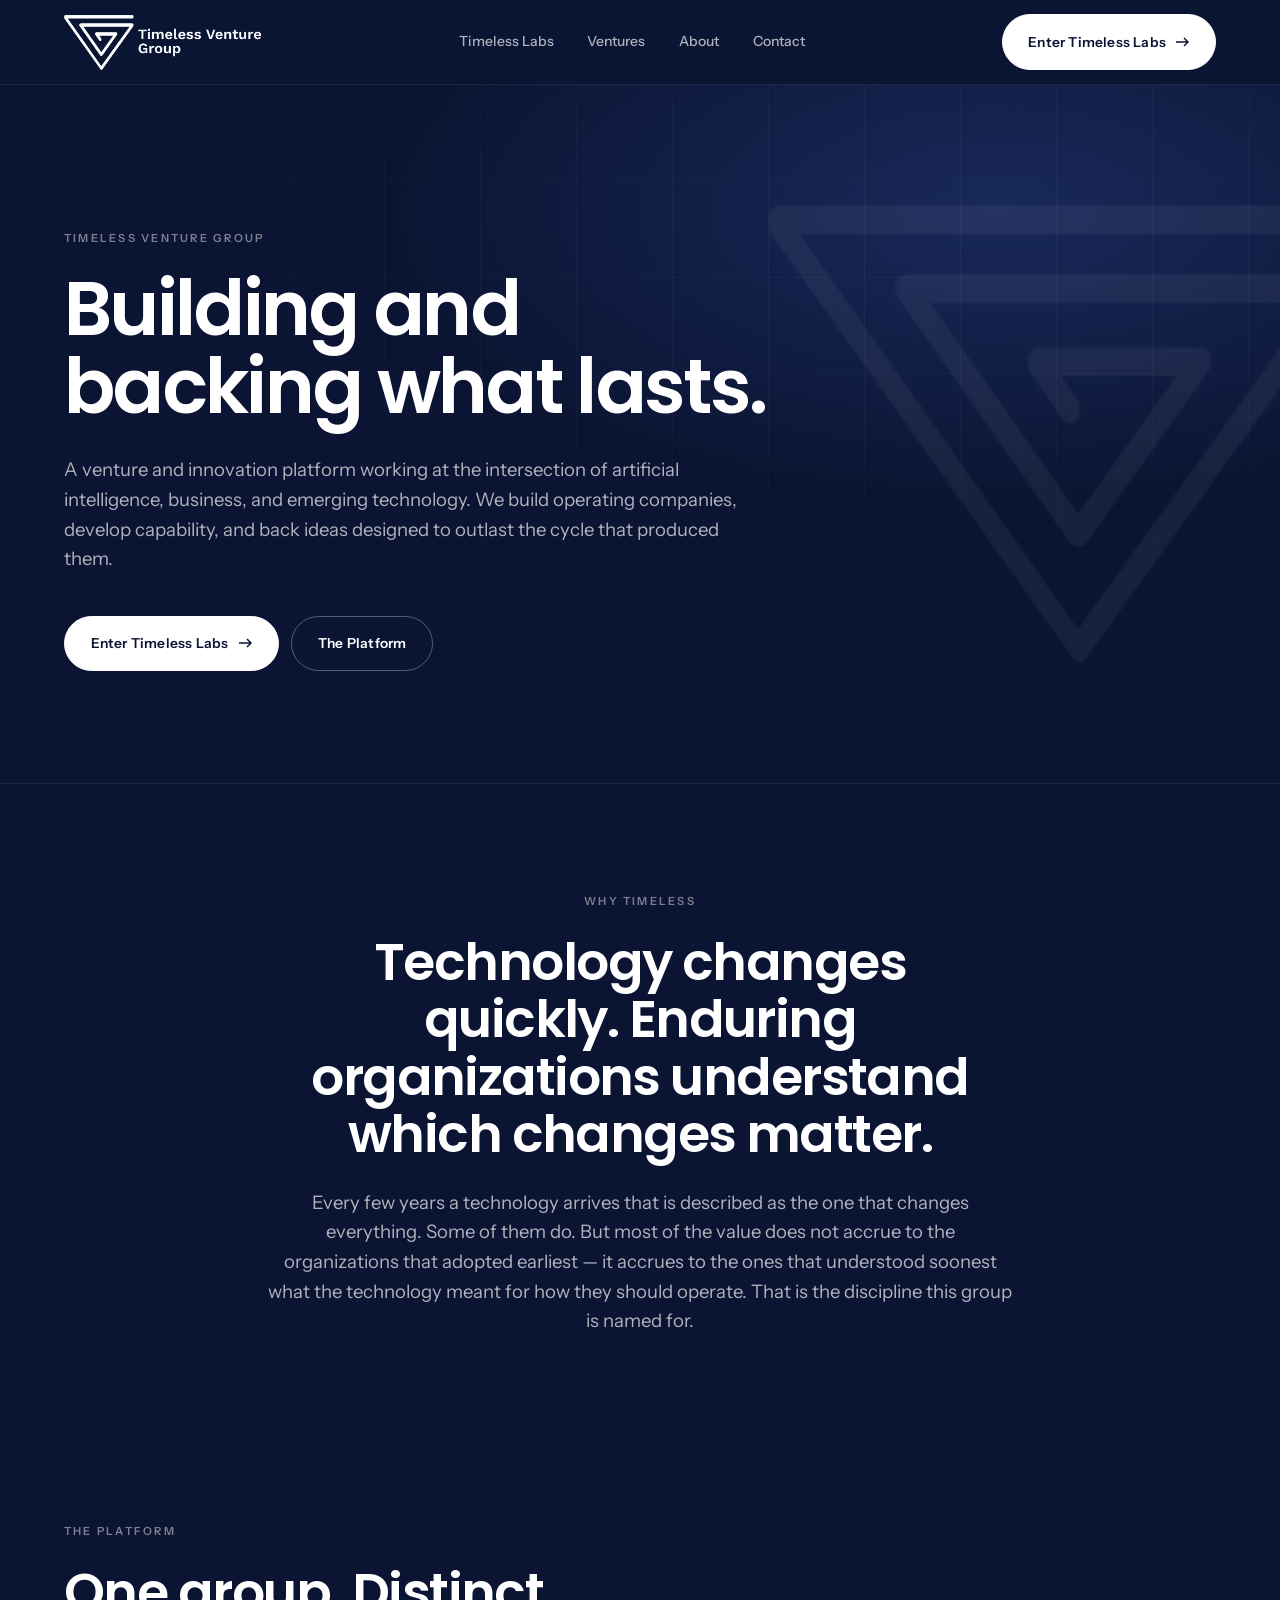
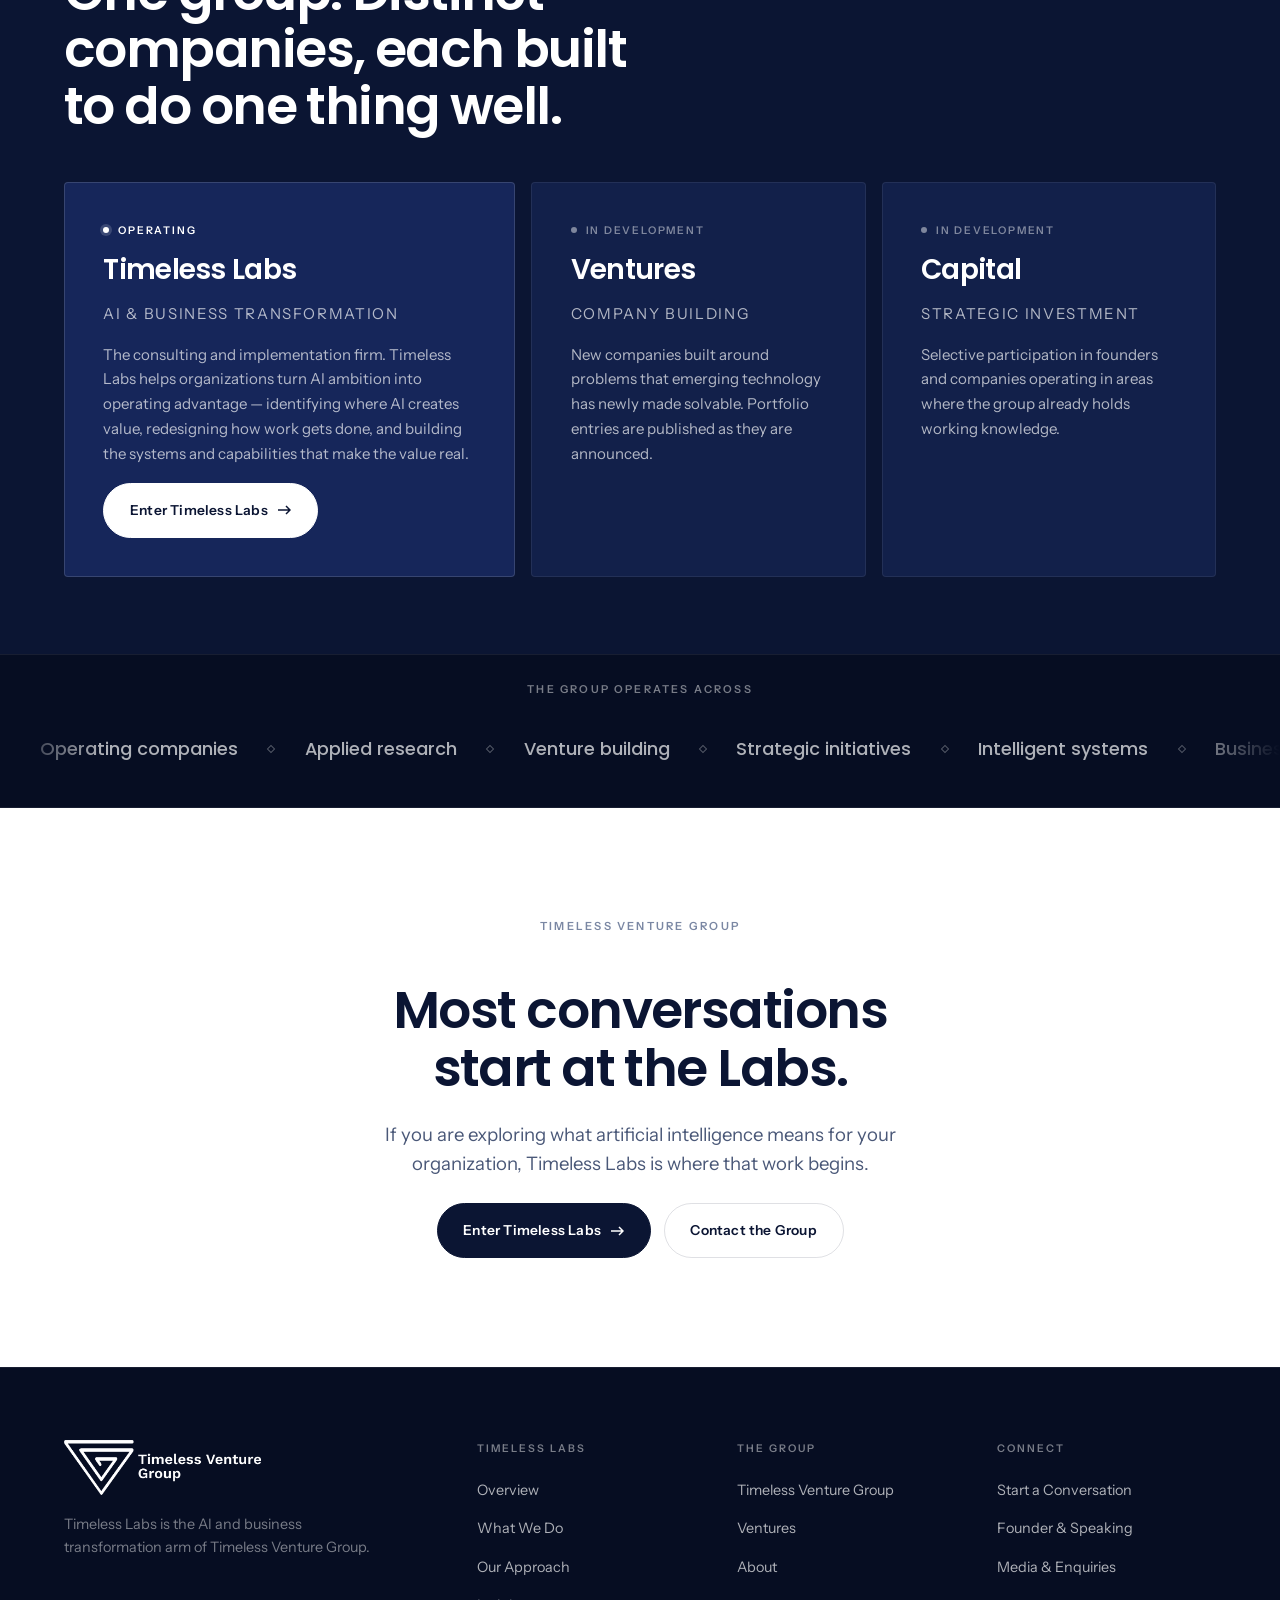
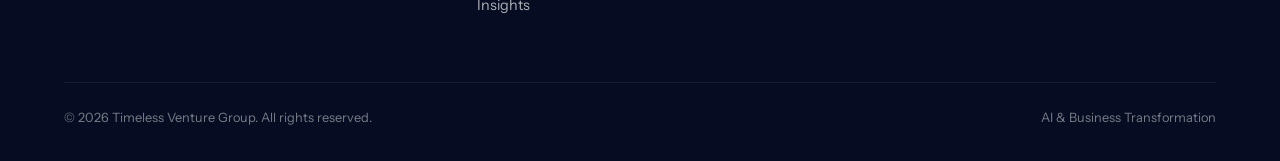
<file: index.html>
<!doctype html>
<html lang="en">
<head>
<meta charset="utf-8">
<meta name="viewport" content="width=device-width, initial-scale=1">
<title>Timeless Venture Group</title>
<meta name="description" content="Timeless Venture Group is a venture and innovation platform working at the intersection of artificial intelligence, business, and emerging technology.">
<link rel="icon" href="assets/img/TGV 1.png">
<link rel="apple-touch-icon" href="assets/img/TGV 1.png">
<link rel="preconnect" href="https://fonts.googleapis.com">
<link rel="preconnect" href="https://fonts.gstatic.com" crossorigin>
<link rel="stylesheet" href="https://fonts.googleapis.com/css2?family=Poppins:wght@400;500;600;700&family=Instrument+Sans:wght@400;500;600&display=swap">
<style>
/* ============================================================
   TIMELESS — deep navy & white
   Two-colour identity. No accent hue: emphasis comes from
   inversion (navy ground / white ground) and weight.
   Single committed visual world; every colour painted explicitly.
   ============================================================ */
:root{
  --navy:        #0B1533;
  --navy-deep:   #060D22;
  --navy-raised: #12204A;
  --navy-soft:   #1A2B5E;

  --line:      rgba(255,255,255,.14);
  --line-soft: rgba(255,255,255,.07);
  --line-firm: rgba(255,255,255,.30);

  --white:  #FFFFFF;
  --w-mid:  rgba(255,255,255,.68);
  --w-low:  rgba(255,255,255,.46);

  --paper:      #FFFFFF;
  --paper-alt:  #F2F4F9;
  --paper-ink:  #0B1533;
  --paper-mid:  #4A5878;
  --paper-low:  #7A87A3;
  --paper-line: rgba(11,21,51,.13);

  --f-display: "Poppins", "Helvetica Neue", Arial, sans-serif;
  --f-body:    "Instrument Sans", "Helvetica Neue", Arial, sans-serif;

  --wrap: 1280px;
  --pad: clamp(1.25rem, 5vw, 4rem);
  --sec: clamp(4.25rem, 8.5vw, 8rem);
}

*,*::before,*::after{box-sizing:border-box}
html{-webkit-text-size-adjust:100%; scroll-behavior:smooth}
@media (prefers-reduced-motion: reduce){html{scroll-behavior:auto}}

body{
  margin:0; background:var(--navy); color:var(--white);
  font-family:var(--f-body); font-size:1.0625rem; line-height:1.65; font-weight:400;
  -webkit-font-smoothing:antialiased; overflow-x:hidden;
}
img{max-width:100%; display:block}
a{color:inherit}
:focus-visible{outline:2px solid var(--white); outline-offset:3px; border-radius:2px}
.paper :focus-visible{outline-color:var(--paper-ink)}

h1,h2,h3,h4{font-family:var(--f-display); font-weight:600; line-height:1.1; letter-spacing:-.02em; margin:0; text-wrap:balance}
p{margin:0}

/* ---------- logo (single mask asset, colour from currentColor) ---------- */
.logo{
  display:block; background-color:currentColor;
  -webkit-mask-repeat:no-repeat; mask-repeat:no-repeat;
  -webkit-mask-size:contain; mask-size:contain;
  -webkit-mask-position:left center; mask-position:left center;
}
.logo--full{
  -webkit-mask-image:url("assets/img/tvg-logo-full.png"); mask-image:url("assets/img/tvg-logo-full.png");
  width:198px; height:55px;
}
.logo--mark{
  -webkit-mask-image:url("assets/img/tvg-logo-mark.png"); mask-image:url("assets/img/tvg-logo-mark.png");
  width:44px; height:34px; flex:none;
}
@media (max-width:540px){.logo--full{width:154px; height:43px}}

/* ---------- primitives ---------- */
.container{max-width:var(--wrap); margin-inline:auto; padding-inline:var(--pad)}
.section{padding-block:var(--sec); position:relative}
.section--tight{padding-block:clamp(3rem,6vw,5rem)}

.label{
  font-family:var(--f-body); font-size:.7rem; font-weight:600; letter-spacing:.2em;
  text-transform:uppercase; color:var(--w-low); margin:0 0 1.4rem; display:block;
}
.paper .label{color:var(--paper-low)}

.t-hero{font-size:clamp(2.5rem, 6vw, 4.75rem); letter-spacing:-.035em; font-weight:600; line-height:1.03}
.t-1{font-size:clamp(1.95rem, 4.2vw, 3.25rem); letter-spacing:-.03em}
.t-2{font-size:clamp(1.35rem, 2.3vw, 1.9rem); letter-spacing:-.022em}
.t-3{font-size:clamp(1.08rem, 1.5vw, 1.25rem); letter-spacing:-.012em; font-weight:600}

.lede{font-size:clamp(1.05rem,1.45vw,1.24rem); line-height:1.6; color:var(--w-mid); max-width:58ch}
.text{color:var(--w-mid); max-width:66ch}
.text + .text{margin-top:1.05rem}
.paper .lede,.paper .text,.paper p{color:var(--paper-mid)}

.center{text-align:center; margin-inline:auto}
.center .lede,.center .text{margin-inline:auto}

/* ---------- buttons ---------- */
.button{
  display:inline-flex; align-items:center; gap:.65rem; text-decoration:none; cursor:pointer;
  font-family:var(--f-body); font-size:.86rem; font-weight:600; letter-spacing:.015em;
  padding:.95rem 1.6rem; border-radius:100px; border:1px solid transparent;
  transition:background-color .28s, color .28s, border-color .28s;
}
.button svg{flex:none; transition:transform .28s}
.button:hover svg{transform:translateX(4px)}
.button--white{background:var(--white); color:var(--navy); border-color:var(--white)}
.button--white:hover{background:#DCE3F2; border-color:#DCE3F2}
.button--outline{background:transparent; color:var(--white); border-color:var(--line-firm)}
.button--outline:hover{border-color:var(--white); background:rgba(255,255,255,.06)}
.button--navy{background:var(--navy); color:var(--white); border-color:var(--navy)}
.button--navy:hover{background:var(--navy-soft); border-color:var(--navy-soft)}
.button--outline-navy{background:transparent; color:var(--paper-ink); border-color:var(--paper-line)}
.button--outline-navy:hover{border-color:var(--paper-ink)}
.buttons{display:flex; flex-wrap:wrap; gap:.8rem}
.center .buttons{justify-content:center}

.link{
  display:inline-flex; align-items:center; gap:.5rem; text-decoration:none;
  font-size:.85rem; font-weight:600; color:var(--white);
  padding-bottom:.35rem; border-bottom:1px solid var(--line-firm);
  transition:border-color .25s, color .25s;
}
.link:hover{border-color:var(--white)}
.link svg{transition:transform .25s}
.link:hover svg{transform:translateX(4px)}
.paper .link{color:var(--paper-ink); border-bottom-color:var(--paper-line)}
.paper .link:hover{border-color:var(--paper-ink)}

/* ---------- header ---------- */
.header{
  position:sticky; top:0; z-index:80; background:rgba(11,21,51,.9);
  backdrop-filter:blur(16px); -webkit-backdrop-filter:blur(16px);
  border-bottom:1px solid var(--line-soft);
}
.header__inner{display:flex; align-items:center; justify-content:space-between; gap:1.5rem; height:84px}
.header__logo{display:flex; align-items:center; gap:.8rem; text-decoration:none; color:var(--white); min-width:0; flex:none}
.header__logo-text{display:flex; flex-direction:column; gap:.15rem; min-width:0}
.header__logo-name{
  font-family:var(--f-display); font-weight:600; font-size:1.02rem; letter-spacing:-.01em;
  line-height:1.1; white-space:nowrap;
}
.header__logo-sub{font-size:.62rem; letter-spacing:.15em; text-transform:uppercase; color:var(--w-low); white-space:nowrap; line-height:1}
@media (max-width:540px){
  .header__inner{height:70px; gap:.9rem}
  .header__logo-name{font-size:.92rem}
  .header__logo-sub{font-size:.55rem; letter-spacing:.11em}
}

.header__nav{display:none; align-items:center; gap:2.1rem}
@media (min-width:1060px){.header__nav{display:flex}}
.header__nav > a,.header__segment > button{
  font-family:var(--f-body); font-size:.875rem; font-weight:500; color:var(--w-mid);
  text-decoration:none; background:none; border:0; padding:0; cursor:pointer;
  display:inline-flex; align-items:center; gap:.4rem; transition:color .25s;
}
.header__nav > a:hover,.header__segment > button:hover{color:var(--white)}
.header__nav > a[aria-current="page"]{color:var(--white)}
.header__segment{position:relative}
.header__segment > button svg{transition:transform .25s}
.header__segment[data-open="true"] > button svg{transform:rotate(180deg)}
.header__service-list{
  position:absolute; top:calc(100% + 1.4rem); left:50%; transform:translateX(-50%) translateY(-6px);
  width:min(560px, 78vw); background:var(--navy-raised); border:1px solid var(--line);
  border-radius:4px; padding:.6rem; display:grid; grid-template-columns:1fr 1fr; gap:.25rem;
  opacity:0; visibility:hidden; transition:opacity .22s, transform .22s, visibility .22s;
  box-shadow:0 30px 70px rgba(0,0,0,.45);
}
.header__segment[data-open="true"] .header__service-list{opacity:1; visibility:visible; transform:translateX(-50%) translateY(0)}
.header__service-list a{
  display:flex; flex-direction:column; gap:.3rem; padding:.95rem 1.05rem; border-radius:3px;
  text-decoration:none; transition:background-color .22s;
}
.header__service-list a:hover{background:rgba(255,255,255,.06)}
.header__service-list strong{font-family:var(--f-display); font-size:.92rem; font-weight:600; color:var(--white)}
.header__service-list span{font-size:.8rem; color:var(--w-low); line-height:1.45}
.header__button{display:none}
@media (min-width:1060px){.header__button{display:inline-flex}}

.header__menu-open{
  display:inline-flex; align-items:center; gap:.6rem; background:none; cursor:pointer;
  border:1px solid var(--line-firm); border-radius:100px; color:var(--white);
  font-family:var(--f-body); font-size:.72rem; font-weight:600; letter-spacing:.14em;
  text-transform:uppercase; padding:.62rem 1rem; flex:none;
}
@media (min-width:1060px){.header__menu-open{display:none}}
.header__menu-open i{display:block; width:15px; height:1px; background:currentColor; position:relative}
.header__menu-open i::before,.header__menu-open i::after{content:""; position:absolute; left:0; width:15px; height:1px; background:currentColor}
.header__menu-open i::before{top:-5px}.header__menu-open i::after{top:5px}
@media (max-width:540px){.header__menu-open{padding:.6rem .8rem} .header__menu-open .t{display:none}}

.menu{display:none; border-top:1px solid var(--line-soft); background:var(--navy-deep)}
.menu[data-open="true"]{display:block}
@media (min-width:1060px){.menu{display:none !important}}
.menu__nav{display:flex; flex-direction:column; padding-block:1.1rem 2.2rem}
.menu__nav a{
  text-decoration:none; color:var(--white); font-family:var(--f-display); font-size:1.3rem;
  font-weight:500; letter-spacing:-.02em; padding-block:.78rem; border-bottom:1px solid var(--line-soft);
}
.menu__nav .button{margin-top:1.5rem; justify-content:center}

/* ---------- hero ---------- */
.hero-section{position:relative; overflow:hidden; border-bottom:1px solid var(--line-soft)}
.hero-section__bg{position:absolute; inset:0; pointer-events:none}
.hero-section__bg::before{
  content:""; position:absolute; inset:0;
  background-image:
    repeating-linear-gradient(to right, rgba(255,255,255,.05) 0 1px, transparent 1px 96px),
    repeating-linear-gradient(to bottom, rgba(255,255,255,.04) 0 1px, transparent 1px 96px);
  mask-image:radial-gradient(115% 85% at 72% 25%, #000 0%, transparent 70%);
  -webkit-mask-image:radial-gradient(115% 85% at 72% 25%, #000 0%, transparent 70%);
}
.hero-section__bg::after{
  content:""; position:absolute; inset:0;
  background:radial-gradient(70% 60% at 78% 18%, rgba(58,92,190,.28), transparent 68%);
}
.hero-section__mark{
  position:absolute; right:-6%; top:50%; transform:translateY(-50%);
  width:min(46vw, 620px); aspect-ratio:470/366; opacity:.05; pointer-events:none;
  background-color:#fff;
  -webkit-mask-image:url("assets/img/tvg-logo-mark.png"); mask-image:url("assets/img/tvg-logo-mark.png");
  -webkit-mask-size:contain; mask-size:contain; -webkit-mask-repeat:no-repeat; mask-repeat:no-repeat;
}
@media (max-width:860px){.hero-section__mark{display:none}}
.hero-section__inner{position:relative; padding-block:clamp(4.5rem,12vw,9rem) clamp(4rem,9vw,7rem)}
.hero-section__title{max-width:17ch}
.hero-section .lede{margin-top:1.8rem}
.hero-section__button{margin-top:2.6rem}

/* ---------- marquee ---------- */
.marquee{border-block:1px solid var(--line-soft); background:var(--navy-deep); overflow:hidden; padding-block:1.65rem}
.marquee__title{
  font-size:.68rem; font-weight:600; letter-spacing:.2em; text-transform:uppercase;
  color:var(--w-low); text-align:center; margin-bottom:1.1rem;
}
.marquee__inner{overflow:hidden; -webkit-mask-image:linear-gradient(90deg,transparent,#000 8%,#000 92%,transparent); mask-image:linear-gradient(90deg,transparent,#000 8%,#000 92%,transparent)}
.marquee__list{display:flex; width:max-content; animation:marq 34s linear infinite}
.marquee__list li{
  list-style:none; display:flex; align-items:center; gap:1.9rem; padding-right:1.9rem;
  font-family:var(--f-display); font-size:clamp(.95rem,1.4vw,1.15rem); font-weight:500;
  color:var(--w-mid); white-space:nowrap;
}
.marquee__list li::after{content:""; width:6px; height:6px; border:1px solid var(--line-firm); transform:rotate(45deg); flex:none}
@keyframes marq{to{transform:translateX(-50%)}}
@media (prefers-reduced-motion: reduce){.marquee__list{animation:none}}

/* ---------- carousel (shared: capabilities / approach / media) ---------- */
.swiper-head{display:flex; align-items:flex-end; justify-content:space-between; gap:2rem; flex-wrap:wrap; margin-bottom:clamp(2rem,4vw,3rem)}
.swiper-head__text{flex:1 1 30rem; max-width:46rem}
.swiper-head__text .text{max-width:54ch}
.swiper-nav{display:flex; gap:.6rem; flex:none}
.swiper-nav__button{
  width:46px; height:46px; border-radius:50%; border:1px solid var(--line-firm);
  background:transparent; color:var(--white); display:grid; place-items:center; cursor:pointer;
  transition:background-color .25s, border-color .25s, opacity .25s;
}
.swiper-nav__button:hover:not(:disabled){background:rgba(255,255,255,.1); border-color:var(--white)}
.swiper-nav__button:disabled{opacity:.28; cursor:default}
.paper .swiper-nav__button{border-color:var(--paper-line); color:var(--paper-ink)}
.paper .swiper-nav__button:hover:not(:disabled){background:rgba(11,21,51,.06); border-color:var(--paper-ink)}

.swiper{position:relative}
.swiper-wrapper{
  display:flex; gap:1rem; overflow-x:auto; scroll-snap-type:x mandatory;
  scrollbar-width:none; -ms-overflow-style:none; padding-bottom:.25rem;
}
.swiper-wrapper::-webkit-scrollbar{display:none}
.swiper-slide{scroll-snap-align:start; flex:0 0 min(88vw, 25rem)}
@media (min-width:760px){.swiper-slide{flex-basis:calc((100% - 1rem)/2)}}
@media (min-width:1100px){.swiper-slide{flex-basis:calc((100% - 2rem)/3)}}
.swiper--wide .swiper-slide{flex:0 0 min(88vw, 27rem)}
@media (min-width:1100px){.swiper--wide .swiper-slide{flex-basis:calc((100% - 2rem)/3)}}

.swiper-pagination{display:flex; gap:.45rem; justify-content:center; margin-top:2rem}
.swiper-pagination-bullet{
  width:26px; height:2px; background:var(--line-firm); border:0; padding:0; cursor:pointer;
  transition:background-color .25s;
}
.swiper-pagination-bullet-active{background:var(--white)}
.paper .swiper-pagination-bullet{background:var(--paper-line)}
.paper .swiper-pagination-bullet-active{background:var(--paper-ink)}

/* ---------- info card ---------- */
.info-card{
  background:var(--navy-raised); border:1px solid var(--line-soft); border-radius:4px;
  padding:clamp(1.6rem,2.6vw,2.1rem); display:flex; flex-direction:column; gap:.85rem; height:100%;
  transition:border-color .3s, background-color .3s;
}
.info-card:hover{border-color:var(--line-firm); background:#162654}
.info-card__label{font-size:.68rem; font-weight:600; letter-spacing:.18em; text-transform:uppercase; color:var(--w-low); font-variant-numeric:tabular-nums}
.info-card__title{font-family:var(--f-display); font-size:1.16rem; font-weight:600; letter-spacing:-.015em; line-height:1.25}
.info-card__text{font-size:.94rem; color:var(--w-mid)}
.info-card .link{margin-top:auto; align-self:flex-start; padding-top:.5rem}
.info-card__step{
  font-family:var(--f-display); font-size:2.6rem; font-weight:600; letter-spacing:-.04em;
  line-height:1; color:rgba(255,255,255,.16); margin-bottom:.2rem;
}
.paper .info-card{background:var(--paper-alt); border-color:var(--paper-line)}
.paper .info-card:hover{background:#E8ECF6; border-color:rgba(11,21,51,.28)}
.paper .info-card__label{color:var(--paper-low)}
.paper .info-card__title{color:var(--paper-ink)}
.paper .info-card__text{color:var(--paper-mid)}
.paper .info-card__step{color:rgba(11,21,51,.16)}

/* ---------- media card ---------- */
.media-card{
  background:var(--navy-raised); border:1px solid var(--line-soft); border-radius:4px;
  display:flex; flex-direction:column; height:100%; overflow:hidden;
  transition:border-color .3s;
}
.media-card:hover{border-color:var(--line-firm)}
.media-card__img{
  aspect-ratio:16/9; background:
    linear-gradient(135deg, #16265A 0%, #0D1A40 100%);
  position:relative; border-bottom:1px solid var(--line-soft);
}
.media-card__img::after{
  content:""; position:absolute; inset:0; background-color:rgba(255,255,255,.08);
  -webkit-mask-image:url("assets/img/tvg-logo-mark.png"); mask-image:url("assets/img/tvg-logo-mark.png");
  -webkit-mask-size:34% auto; mask-size:34% auto;
  -webkit-mask-repeat:no-repeat; mask-repeat:no-repeat;
  -webkit-mask-position:center; mask-position:center;
}
.media-card__text{padding:1.5rem; display:flex; flex-direction:column; gap:.8rem; flex:1}
.media-card__tags{display:flex; flex-wrap:wrap; gap:.4rem}
.media-card__tag{
  font-size:.66rem; font-weight:600; letter-spacing:.12em; text-transform:uppercase;
  color:var(--w-mid); border:1px solid var(--line); border-radius:100px; padding:.32rem .7rem;
}
.media-card__title{font-family:var(--f-display); font-size:1.06rem; font-weight:600; letter-spacing:-.015em; line-height:1.3}
.media-card__meta{font-size:.86rem; color:var(--w-low); margin-top:auto}

/* ---------- text-section (centered narrative) ---------- */
.text-section__title{max-width:20ch; margin-inline:auto}
.text-section__text{margin-top:1.6rem; max-width:62ch; margin-inline:auto}

/* ---------- two column split ---------- */
.finance-section__inner{display:grid; grid-template-columns:1fr; gap:clamp(2.5rem,5vw,4.5rem)}
@media (min-width:960px){.finance-section__inner{grid-template-columns:minmax(0,.95fr) minmax(0,1.05fr); align-items:start}}
.finance-section__list{list-style:none; margin:0; padding:0; display:grid; gap:0}
.finance-section__item{
  display:grid; grid-template-columns:auto 1fr; gap:1.1rem; align-items:start;
  padding-block:1.25rem; border-top:1px solid var(--line-soft);
}
.finance-section__item:last-child{border-bottom:1px solid var(--line-soft)}
.finance-section__icon{
  width:26px; height:20px; margin-top:.3rem; flex:none; background-color:var(--w-low);
  -webkit-mask-image:url("assets/img/tvg-logo-mark.png"); mask-image:url("assets/img/tvg-logo-mark.png");
  -webkit-mask-size:contain; mask-size:contain; -webkit-mask-repeat:no-repeat; mask-repeat:no-repeat;
}
.finance-section__item h3{font-family:var(--f-display); font-size:1.05rem; font-weight:600; letter-spacing:-.012em; margin-bottom:.3rem}
.finance-section__item p{font-size:.93rem; color:var(--w-mid)}
.paper .finance-section__item{border-color:var(--paper-line)}
.paper .finance-section__item:last-child{border-bottom-color:var(--paper-line)}
.paper .finance-section__icon{background-color:var(--paper-low)}

/* ---------- accelerate (centered CTA) ---------- */
.accelerate-section{position:relative; overflow:hidden}
.accelerate-section__inner{position:relative; text-align:center; display:flex; flex-direction:column; align-items:center; gap:1.5rem}
.accelerate-section__title{max-width:17ch}
.accelerate-section__text{max-width:52ch}

/* ---------- news-section (featured block) ---------- */
.news-section__inner{display:grid; grid-template-columns:1fr; gap:clamp(2rem,5vw,4rem); align-items:center}
@media (min-width:960px){.news-section__inner{grid-template-columns:minmax(0,.85fr) minmax(0,1.15fr)}}
.news-section__image-block{
  position:relative; aspect-ratio:4/5; border:1px solid var(--paper-line); border-radius:4px;
  background:linear-gradient(160deg,#F5F7FC 0%, #E4E9F5 100%); overflow:hidden;
  display:flex; flex-direction:column; justify-content:space-between; padding:clamp(1.4rem,2.6vw,2rem);
}
.news-section__image-block::before{
  content:""; position:absolute; inset:0; opacity:.5;
  background-image:repeating-linear-gradient(to bottom, rgba(11,21,51,.05) 0 1px, transparent 1px 8px);
}
.news-section__img{
  position:relative; width:58%; margin-top:auto; aspect-ratio:470/366;
  background-color:rgba(11,21,51,.14);
  -webkit-mask-image:url("assets/img/tvg-logo-mark.png"); mask-image:url("assets/img/tvg-logo-mark.png");
  -webkit-mask-size:contain; mask-size:contain; -webkit-mask-repeat:no-repeat; mask-repeat:no-repeat;
}
.news-section__label{position:relative; font-size:.66rem; font-weight:600; letter-spacing:.18em; text-transform:uppercase; color:var(--paper-low)}
.news-section__categories{display:flex; flex-wrap:wrap; gap:.45rem; margin-bottom:1.3rem}
.news-section__category{
  font-size:.66rem; font-weight:600; letter-spacing:.12em; text-transform:uppercase;
  border:1px solid var(--paper-line); border-radius:100px; padding:.35rem .75rem; color:var(--paper-mid);
}
.news-section__quote{
  font-family:var(--f-display); font-weight:400; font-size:clamp(1.15rem,1.9vw,1.5rem);
  line-height:1.4; letter-spacing:-.02em; color:var(--paper-ink); margin-top:1.8rem; max-width:32ch;
}

/* ---------- capability detail rows ---------- */
.cap-row{
  display:grid; grid-template-columns:1fr; gap:1.6rem;
  padding-block:clamp(2.2rem,4.5vw,3.4rem); border-top:1px solid var(--line-soft);
}
@media (min-width:900px){.cap-row{grid-template-columns:minmax(0,.85fr) minmax(0,1.15fr); gap:clamp(2rem,6vw,5rem)}}
.cap-row__label{font-size:.7rem; font-weight:600; letter-spacing:.2em; text-transform:uppercase; color:var(--w-low); margin-bottom:.9rem; font-variant-numeric:tabular-nums}
.cap-row__kicker{font-size:.95rem; color:var(--white); margin-top:.7rem; font-weight:500}
.list{list-style:none; margin:1.4rem 0 0; padding:0; display:grid; gap:.6rem; grid-template-columns:1fr}
@media (min-width:560px){.list--2{grid-template-columns:repeat(2,1fr)}}
.list li{position:relative; padding-left:1.4rem; font-size:.94rem; color:var(--w-mid)}
.list li::before{content:""; position:absolute; left:0; top:.6em; width:6px; height:5px; background-color:var(--w-low);
  -webkit-mask-image:url("assets/img/tvg-logo-mark.png"); mask-image:url("assets/img/tvg-logo-mark.png");
  -webkit-mask-size:contain; mask-size:contain; -webkit-mask-repeat:no-repeat; mask-repeat:no-repeat}
.paper .list li{color:var(--paper-mid)}
.paper .list li::before{background-color:var(--paper-low)}

/* ---------- ventures (group page) ---------- */
.venture{display:grid; grid-template-columns:1fr; gap:1rem}
@media (min-width:900px){.venture{grid-template-columns:1.35fr 1fr 1fr}}
.venture__card{
  background:var(--navy-raised); border:1px solid var(--line-soft); border-radius:4px;
  padding:clamp(1.7rem,3vw,2.4rem); display:flex; flex-direction:column; gap:1rem;
  transition:border-color .3s;
}
.venture__card:hover{border-color:var(--line-firm)}
.venture__card--lead{background:#16265A; border-color:var(--line)}
.venture__status{
  font-size:.66rem; font-weight:600; letter-spacing:.17em; text-transform:uppercase;
  display:inline-flex; align-items:center; gap:.55rem; color:var(--w-low);
}
.venture__status::before{content:""; width:6px; height:6px; border-radius:50%; background:var(--w-low)}
.venture__status--live{color:var(--white)}
.venture__status--live::before{background:var(--white); box-shadow:0 0 0 3px rgba(255,255,255,.16)}
.venture__name{font-family:var(--f-display); font-size:clamp(1.3rem,2.2vw,1.75rem); font-weight:600; letter-spacing:-.025em}
.venture__kind{font-size:.8rem; letter-spacing:.11em; text-transform:uppercase; color:var(--w-mid)}
.venture__card p{color:var(--w-mid); font-size:.94rem}
.venture__card .button,.venture__card .link{margin-top:auto; align-self:flex-start}

/* ---------- founder ---------- */
.founder{display:grid; grid-template-columns:1fr; gap:clamp(2rem,5vw,4rem); align-items:start}
@media (min-width:920px){.founder{grid-template-columns:minmax(0,.8fr) minmax(0,1.2fr)}}
.creds{list-style:none; margin:1.6rem 0 0; padding:0}
.creds li{
  padding-block:.85rem; border-top:1px solid var(--paper-line); font-size:.92rem;
  color:var(--paper-mid); display:flex; gap:1.2rem; align-items:baseline;
}
.creds li b{
  font-family:var(--f-body); font-weight:600; color:var(--paper-ink); font-size:.66rem;
  letter-spacing:.15em; text-transform:uppercase; flex:none; width:8.5rem;
}
@media (max-width:560px){.creds li{flex-direction:column; gap:.25rem} .creds li b{width:auto}}

/* ---------- engagement rows ---------- */
.eng__row{
  display:grid; grid-template-columns:1fr; gap:.6rem; align-items:baseline;
  padding-block:clamp(1.4rem,2.8vw,2rem); border-top:1px solid var(--line-soft); transition:background-color .3s;
}
@media (min-width:880px){.eng__row{grid-template-columns:minmax(0,.8fr) minmax(0,.55fr) minmax(0,1.35fr); gap:clamp(1.5rem,4vw,3rem)}}
.eng__row:last-child{border-bottom:1px solid var(--line-soft)}
.eng__row:hover{background:rgba(255,255,255,.03)}
.eng__name{font-family:var(--f-display); font-size:clamp(1.1rem,1.8vw,1.4rem); font-weight:600; letter-spacing:-.02em}
.eng__for{font-size:.72rem; letter-spacing:.14em; text-transform:uppercase; color:var(--w-low); font-weight:600}
.eng__desc{font-size:.95rem; color:var(--w-mid)}

/* ---------- grids ---------- */
.cols{display:grid; grid-template-columns:1fr; gap:1rem}
@media (min-width:760px){.cols--2{grid-template-columns:repeat(2,1fr)}}
@media (min-width:1000px){.cols--3{grid-template-columns:repeat(3,1fr)}}
.pillar{
  background:var(--navy-raised); border:1px solid var(--line-soft); border-radius:4px;
  padding:clamp(1.5rem,2.8vw,2rem); display:flex; flex-direction:column; gap:.7rem;
}
.pillar h4{font-size:1.05rem}
.pillar p{font-size:.92rem; color:var(--w-mid)}
.slot{
  border:1px dashed var(--line); border-radius:4px; padding:clamp(1.5rem,3vw,2.1rem);
  display:flex; flex-direction:column; gap:.65rem; justify-content:center; min-height:12rem;
}
.slot__tag{font-size:.66rem; font-weight:600; letter-spacing:.17em; text-transform:uppercase; color:var(--w-low)}
.slot p{font-size:.9rem; color:var(--w-low)}

/* ---------- paper inversion ---------- */
.paper{background:var(--paper); color:var(--paper-ink)}
.paper h1,.paper h2,.paper h3,.paper h4{color:var(--paper-ink)}
.paper .media-card,.paper .pillar{background:var(--paper-alt); border-color:var(--paper-line)}
.paper .media-card__tag{color:var(--paper-mid); border-color:var(--paper-line)}
.paper .media-card__meta{color:var(--paper-low)}
.paper .eng__row{border-color:var(--paper-line)}
.paper .eng__row:last-child{border-bottom-color:var(--paper-line)}
.paper .eng__row:hover{background:rgba(11,21,51,.035)}
.paper .eng__for{color:var(--paper-low)}
.paper .eng__desc{color:var(--paper-mid)}
.paper .slot{border-color:var(--paper-line)}
.paper .slot__tag,.paper .slot p{color:var(--paper-low)}
.paper .cap-row{border-color:var(--paper-line)}
.paper .cap-row__label{color:var(--paper-low)}
.paper .cap-row__kicker{color:var(--paper-ink)}

/* ---------- footer ---------- */
.footer{background:var(--navy-deep); border-top:1px solid var(--line-soft); padding-block:clamp(3.2rem,6vw,4.5rem) 2rem}
.footer__top{display:grid; grid-template-columns:1fr; gap:2.6rem}
@media (min-width:860px){.footer__top{grid-template-columns:1.7fr 1fr 1fr 1fr}}
.footer__logo{color:var(--white); display:block; margin-bottom:1.1rem}
.footer__blurb{font-size:.9rem; color:var(--w-low); max-width:32ch}
.footer__block h5{
  font-family:var(--f-body); font-size:.66rem; font-weight:600; letter-spacing:.19em;
  text-transform:uppercase; color:var(--w-low); margin:0 0 1.1rem;
}
.footer__menu{list-style:none; margin:0; padding:0; display:grid; gap:.65rem}
.footer__menu a{text-decoration:none; color:var(--w-mid); font-size:.9rem; transition:color .25s}
.footer__menu a:hover{color:var(--white)}
.footer__bottom{
  margin-top:clamp(2.6rem,5vw,4rem); padding-top:1.5rem; border-top:1px solid var(--line-soft);
  display:flex; flex-wrap:wrap; gap:1rem 2rem; justify-content:space-between; font-size:.8rem; color:var(--w-low);
}

/* ---------- form ---------- */
.form{display:grid; gap:1.25rem; max-width:44rem}
@media (min-width:640px){.form__pair{display:grid; grid-template-columns:repeat(2,1fr); gap:1.25rem}}
.field{display:flex; flex-direction:column; gap:.5rem}
.field label{font-size:.68rem; font-weight:600; letter-spacing:.15em; text-transform:uppercase; color:var(--w-low)}
.field input,.field select,.field textarea{
  font-family:var(--f-body); font-size:1rem; color:var(--white); background:var(--navy-raised);
  border:1px solid var(--line); border-radius:3px; padding:.88rem 1rem; width:100%;
  transition:border-color .25s, background-color .25s;
}
.field textarea{min-height:8.5rem; resize:vertical; line-height:1.55}
.field input:focus,.field select:focus,.field textarea:focus{border-color:var(--white); outline:none; background:#16265A}
.field input::placeholder,.field textarea::placeholder{color:var(--w-low)}
.field select{appearance:none; background-image:linear-gradient(45deg,transparent 50%,rgba(255,255,255,.5) 50%),linear-gradient(135deg,rgba(255,255,255,.5) 50%,transparent 50%); background-position:calc(100% - 20px) 50%,calc(100% - 15px) 50%; background-size:5px 5px,5px 5px; background-repeat:no-repeat}
.field select option{background:var(--navy-raised); color:var(--white)}
.form__note{font-size:.82rem; color:var(--w-low); max-width:44ch}
.form__msg{display:none; border:1px solid var(--line-firm); background:rgba(255,255,255,.07); padding:1.1rem 1.25rem; font-size:.94rem; border-radius:3px}
.form__msg[data-show="true"]{display:block}

/* ---------- reveal + routing ---------- */
.rv{opacity:0; transform:translateY(16px); transition:opacity .75s cubic-bezier(.22,.61,.36,1), transform .75s cubic-bezier(.22,.61,.36,1)}
.rv.in{opacity:1; transform:none}
@media (prefers-reduced-motion: reduce){.rv{opacity:1; transform:none; transition:none}}
[data-route]{display:none}
[data-route].active{display:block}
.skip{position:absolute; left:-9999px}
.skip:focus{left:var(--pad); top:.6rem; z-index:100; background:var(--white); color:var(--navy); padding:.6rem 1rem; border-radius:3px}
</style>
</head>
<body>
<a class="skip" href="#main">Skip to content</a>

<header class="header" id="header-group">
  <div class="container header__inner">
    <a class="header__logo" href="index.html" aria-label="Timeless Venture Group — home">
      <span class="logo logo--full" role="img" aria-label="Timeless Venture Group"></span>
    </a>
    <nav class="header__nav" aria-label="Timeless Venture Group">
      <a href="lab.html">Timeless Labs</a>
      <a href="#ventures">Ventures</a>
      <a href="lab.html#/about">About</a>
      <a href="lab.html#/contact">Contact</a>
    </nav>
    <a class="button button--white header__button" href="lab.html">Enter Timeless Labs
      <svg width="13" height="10" viewBox="0 0 13 10" aria-hidden="true"><path d="M8 1l4 4-4 4M12 5H0" stroke="currentColor" stroke-width="1.5" fill="none"/></svg>
    </a>
    <button class="header__menu-open" type="button" data-burger aria-expanded="false" aria-controls="menu" aria-label="Open menu"><span class="t">Menu</span> <i></i></button>
  </div>
</header>

<div class="menu" id="menu" data-open="false">
  <div class="container menu__nav">
      <a href="lab.html">Timeless Labs</a>
      <a href="#ventures">Ventures</a>
      <a href="lab.html#/about">About</a>
      <a href="lab.html#/contact">Contact</a>
      <a class="button button--white" href="lab.html">Enter Timeless Labs</a>
  </div>
</div>

<main id="main">
<!-- ============================================================
     ROUTE: TIMELESS VENTURE GROUP
     ============================================================ -->
<div data-route="group" class="active">

  <section class="hero-section">
    <div class="hero-section__bg" aria-hidden="true"></div>
    <div class="hero-section__mark" aria-hidden="true"></div>
    <div class="container hero-section__inner">
      <span class="label rv">Timeless Venture Group</span>
      <h1 class="t-hero hero-section__title rv">Building and backing what lasts.</h1>
      <p class="lede rv">A venture and innovation platform working at the intersection of artificial intelligence, business, and emerging technology. We build operating companies, develop capability, and back ideas designed to outlast the cycle that produced them.</p>
      <div class="buttons hero-section__button rv">
        <a class="button button--white" href="lab.html">Enter Timeless Labs
          <svg width="13" height="10" viewBox="0 0 13 10" aria-hidden="true"><path d="M8 1l4 4-4 4M12 5H0" stroke="currentColor" stroke-width="1.5" fill="none"/></svg>
        </a>
        <a class="button button--outline" href="#ventures">The Platform</a>
      </div>
    </div>
  </section>

  <section class="section text-section">
    <div class="container center">
      <span class="label rv">Why Timeless</span>
      <h2 class="t-1 text-section__title rv">Technology changes quickly. Enduring organizations understand which changes matter.</h2>
      <p class="lede text-section__text rv">Every few years a technology arrives that is described as the one that changes everything. Some of them do. But most of the value does not accrue to the organizations that adopted earliest — it accrues to the ones that understood soonest what the technology meant for how they should operate. That is the discipline this group is named for.</p>
    </div>
  </section>

  <section class="section section--tight" id="ventures">
    <div class="container">
      <div class="swiper-head">
        <div class="swiper-head__text">
          <span class="label rv">The Platform</span>
          <h2 class="t-1 rv">One group. Distinct companies, each built to do one thing well.</h2>
        </div>
      </div>
      <div class="venture rv">
        <article class="venture__card venture__card--lead">
          <span class="venture__status venture__status--live">Operating</span>
          <h3 class="venture__name">Timeless Labs</h3>
          <p class="venture__kind">AI &amp; Business Transformation</p>
          <p>The consulting and implementation firm. Timeless Labs helps organizations turn AI ambition into operating advantage — identifying where AI creates value, redesigning how work gets done, and building the systems and capabilities that make the value real.</p>
          <a class="button button--white" href="lab.html">Enter Timeless Labs
            <svg width="13" height="10" viewBox="0 0 13 10" aria-hidden="true"><path d="M8 1l4 4-4 4M12 5H0" stroke="currentColor" stroke-width="1.5" fill="none"/></svg>
          </a>
        </article>
        <article class="venture__card">
          <span class="venture__status">In development</span>
          <h3 class="venture__name">Ventures</h3>
          <p class="venture__kind">Company building</p>
          <p>New companies built around problems that emerging technology has newly made solvable. Portfolio entries are published as they are announced.</p>
        </article>
        <article class="venture__card">
          <span class="venture__status">In development</span>
          <h3 class="venture__name">Capital</h3>
          <p class="venture__kind">Strategic investment</p>
          <p>Selective participation in founders and companies operating in areas where the group already holds working knowledge.</p>
        </article>
      </div>
    </div>
  </section>

  <div class="marquee">
    <p class="marquee__title">The group operates across</p>
    <div class="marquee__inner">
      <ul class="marquee__list" data-marquee>
        <li>Operating companies</li><li>Applied research</li><li>Venture building</li><li>Strategic initiatives</li><li>Intelligent systems</li><li>Business transformation</li>
      </ul>
    </div>
  </div>

  <section class="section accelerate-section paper">
    <div class="container accelerate-section__inner">
      <span class="label rv">Timeless Venture Group</span>
      <h2 class="t-1 accelerate-section__title rv">Most conversations start at the Labs.</h2>
      <p class="lede accelerate-section__text rv">If you are exploring what artificial intelligence means for your organization, Timeless Labs is where that work begins.</p>
      <div class="buttons rv">
        <a class="button button--navy" href="lab.html">Enter Timeless Labs
          <svg width="13" height="10" viewBox="0 0 13 10" aria-hidden="true"><path d="M8 1l4 4-4 4M12 5H0" stroke="currentColor" stroke-width="1.5" fill="none"/></svg>
        </a>
        <a class="button button--outline-navy" href="lab.html#/contact">Contact the Group</a>
      </div>
    </div>
  </section>
</div>
</main>

<footer class="footer">
  <div class="container">
    <div class="footer__top">
      <div>
        <a class="footer__logo" href="index.html" aria-label="Timeless Venture Group — home">
          <span class="logo logo--full" role="img" aria-label="Timeless Venture Group"></span>
        </a>
        <p class="footer__blurb">Timeless Labs is the AI and business transformation arm of Timeless Venture Group.</p>
      </div>
      <div class="footer__block">
        <h5>Timeless Labs</h5>
        <ul class="footer__menu">
          <li><a href="lab.html">Overview</a></li>
          <li><a href="lab.html#/what-we-do">What We Do</a></li>
          <li><a href="lab.html#/approach">Our Approach</a></li>
          <li><a href="lab.html#/insights">Insights</a></li>
        </ul>
      </div>
      <div class="footer__block">
        <h5>The Group</h5>
        <ul class="footer__menu">
          <li><a href="index.html">Timeless Venture Group</a></li>
          <li><a href="#ventures">Ventures</a></li>
          <li><a href="lab.html#/about">About</a></li>
        </ul>
      </div>
      <div class="footer__block">
        <h5>Connect</h5>
        <ul class="footer__menu">
          <li><a href="lab.html#/contact">Start a Conversation</a></li>
          <li><a href="https://temitopeajibola.com" target="_blank" rel="noopener">Founder &amp; Speaking</a></li>
          <li><a href="lab.html#/contact">Media &amp; Enquiries</a></li>
        </ul>
      </div>
    </div>
    <div class="footer__bottom">
      <span>&copy; <span id="yr">2026</span> Timeless Venture Group. All rights reserved.</span>
      <span>AI &amp; Business Transformation</span>
    </div>
  </div>
</footer>

<script>
(function(){
  "use strict";

  var reduce = window.matchMedia("(prefers-reduced-motion: reduce)").matches;
  var menu = document.getElementById("menu");

  /* marquee: duplicate so the loop is seamless */
  Array.prototype.forEach.call(document.querySelectorAll("[data-marquee]"), function(ul){
    ul.innerHTML = ul.innerHTML + ul.innerHTML;
  });

  function closeMenu(){
    menu.setAttribute("data-open","false");
    Array.prototype.forEach.call(document.querySelectorAll("[data-burger]"), function(b){
      b.setAttribute("aria-expanded","false");
    });
  }
  document.addEventListener("click", function(e){
    var b = e.target.closest("[data-burger]");
    if(b){
      var open = menu.getAttribute("data-open") === "true";
      menu.setAttribute("data-open", open ? "false" : "true");
      b.setAttribute("aria-expanded", open ? "false" : "true");
      return;
    }
    if(e.target.closest(".menu a")) closeMenu();
  });
  document.addEventListener("keydown", function(e){ if(e.key === "Escape") closeMenu(); });

  function reveal(scope){
    var els = (scope || document).querySelectorAll(".rv");
    if(reduce || !("IntersectionObserver" in window)){
      Array.prototype.forEach.call(els, function(e){ e.classList.add("in"); });
      return;
    }
    var io = new IntersectionObserver(function(entries){
      entries.forEach(function(en){ if(en.isIntersecting){ en.target.classList.add("in"); io.unobserve(en.target); } });
    }, {rootMargin:"0px 0px -8% 0px", threshold:0.05});
    Array.prototype.forEach.call(els, function(e){ e.classList.remove("in"); io.observe(e); });
  }
  document.getElementById("yr").textContent = new Date().getFullYear();

  reveal(document);
})();
</script>
</body>
</html>
</file>
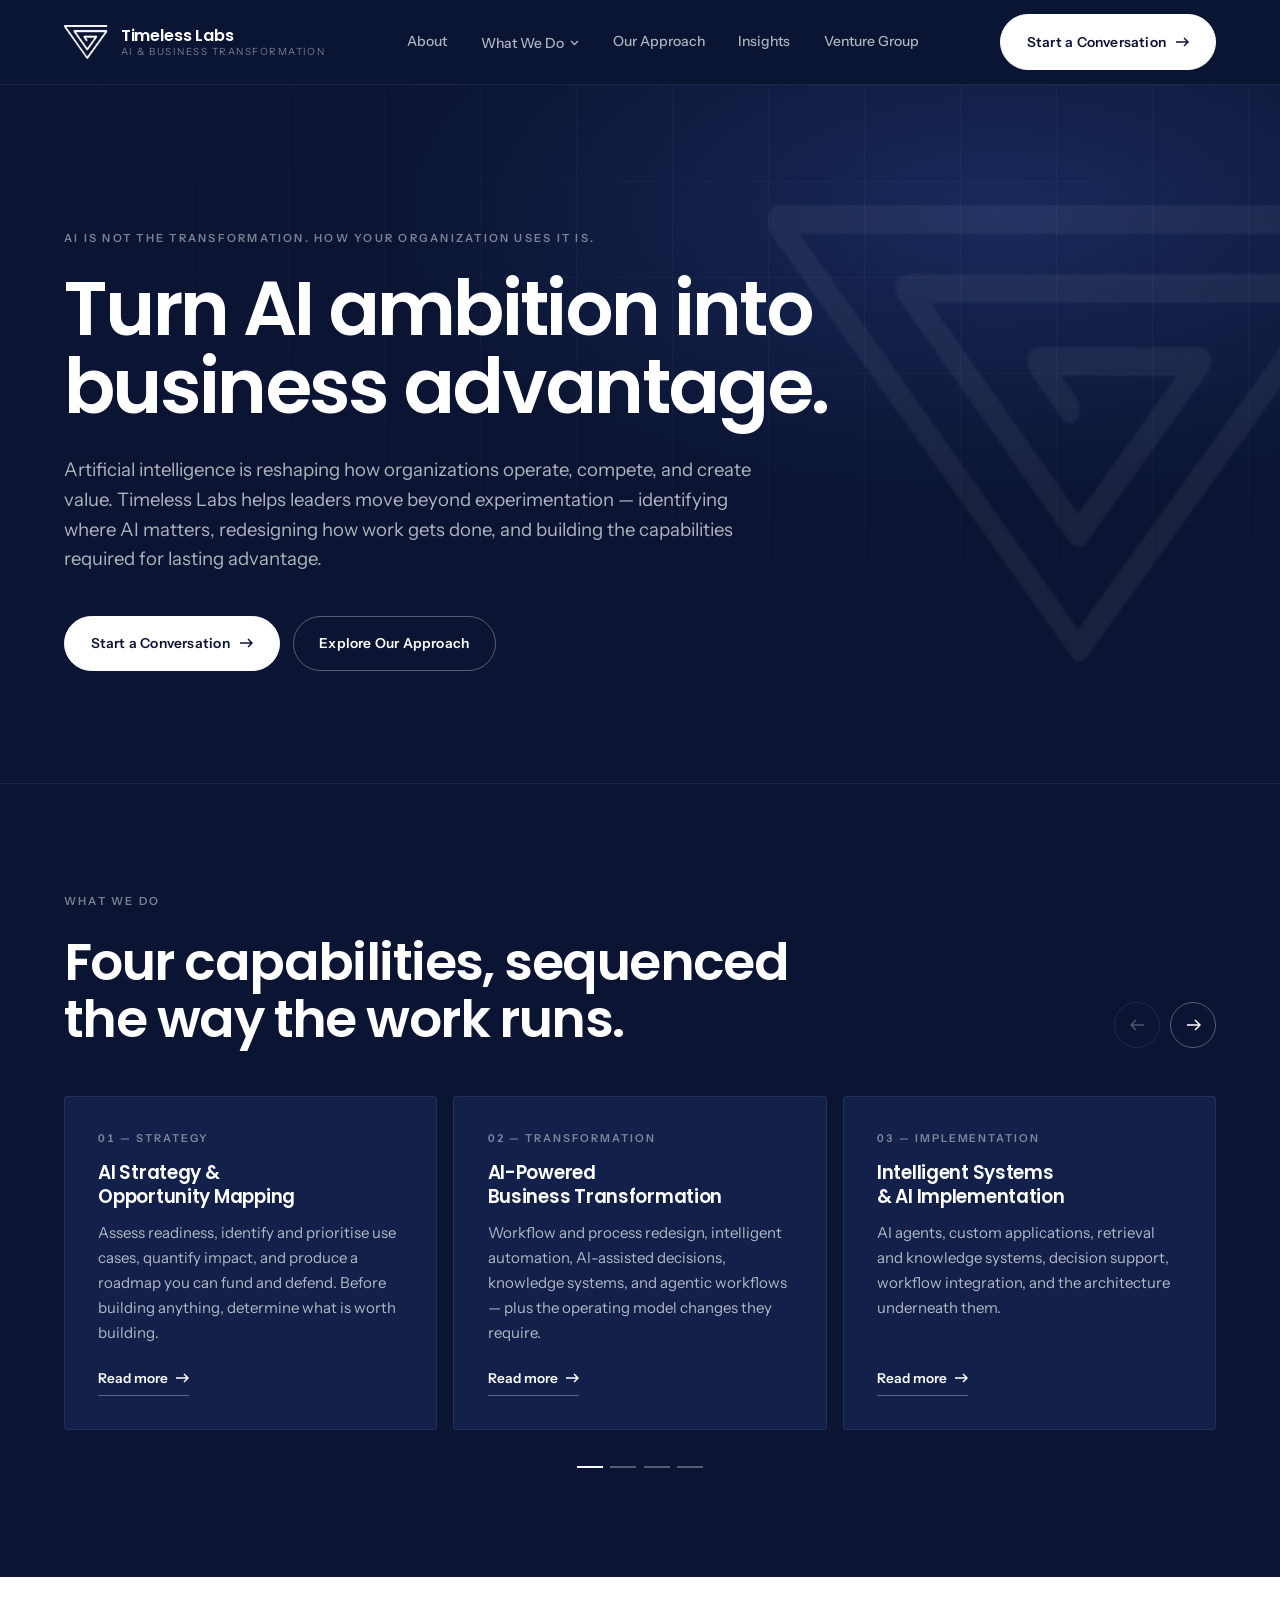
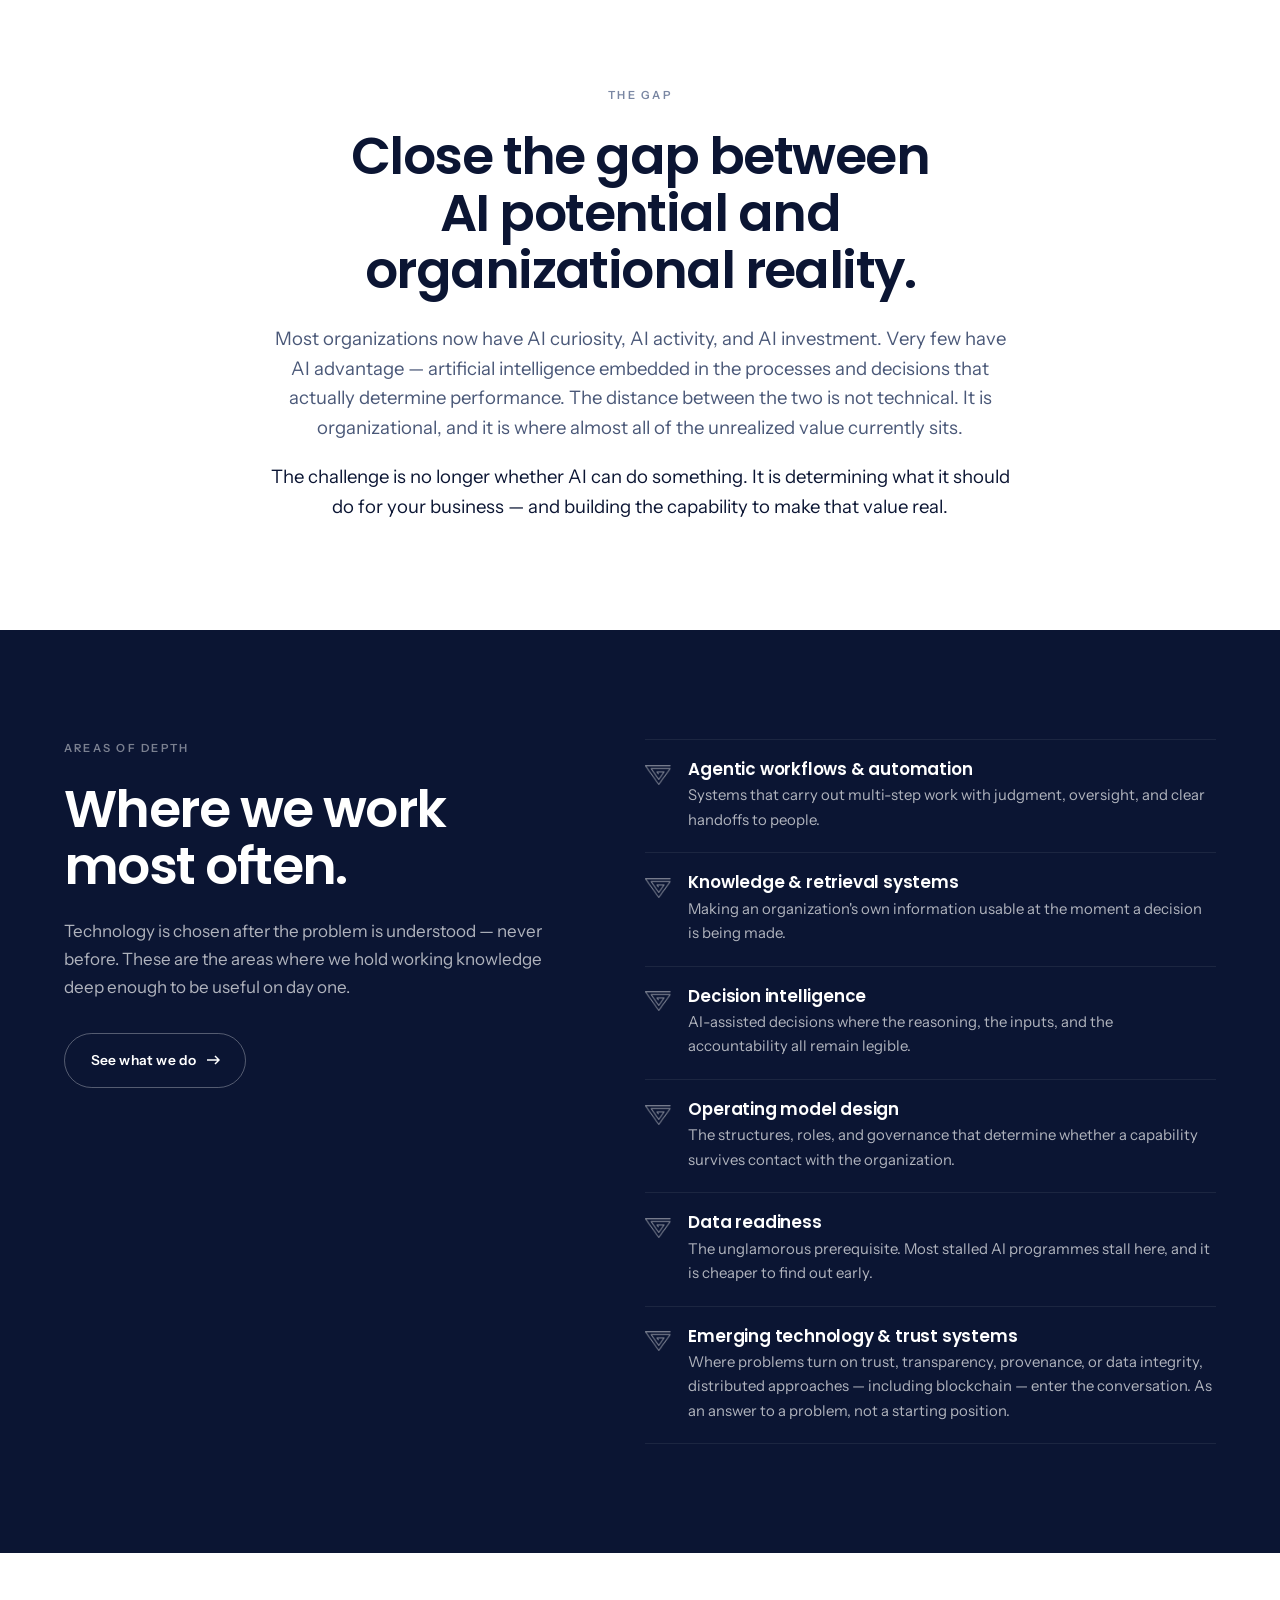
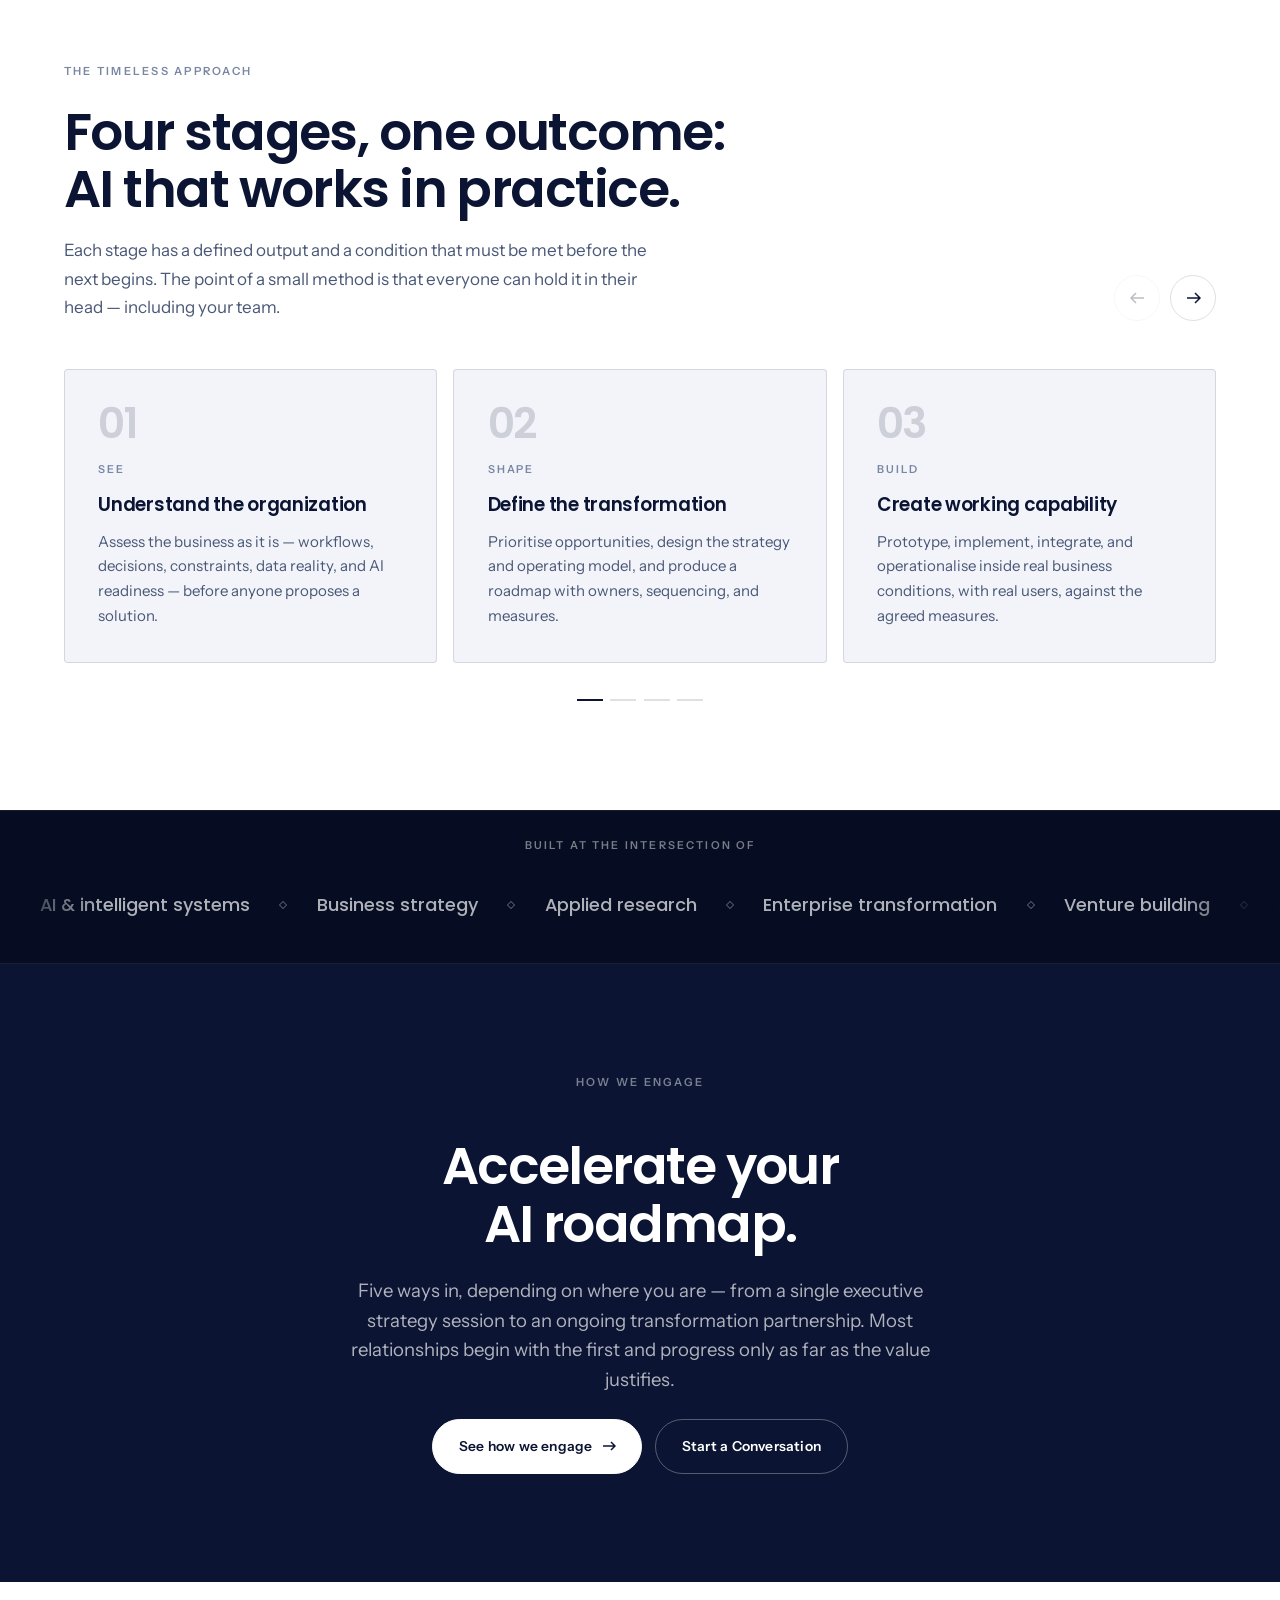
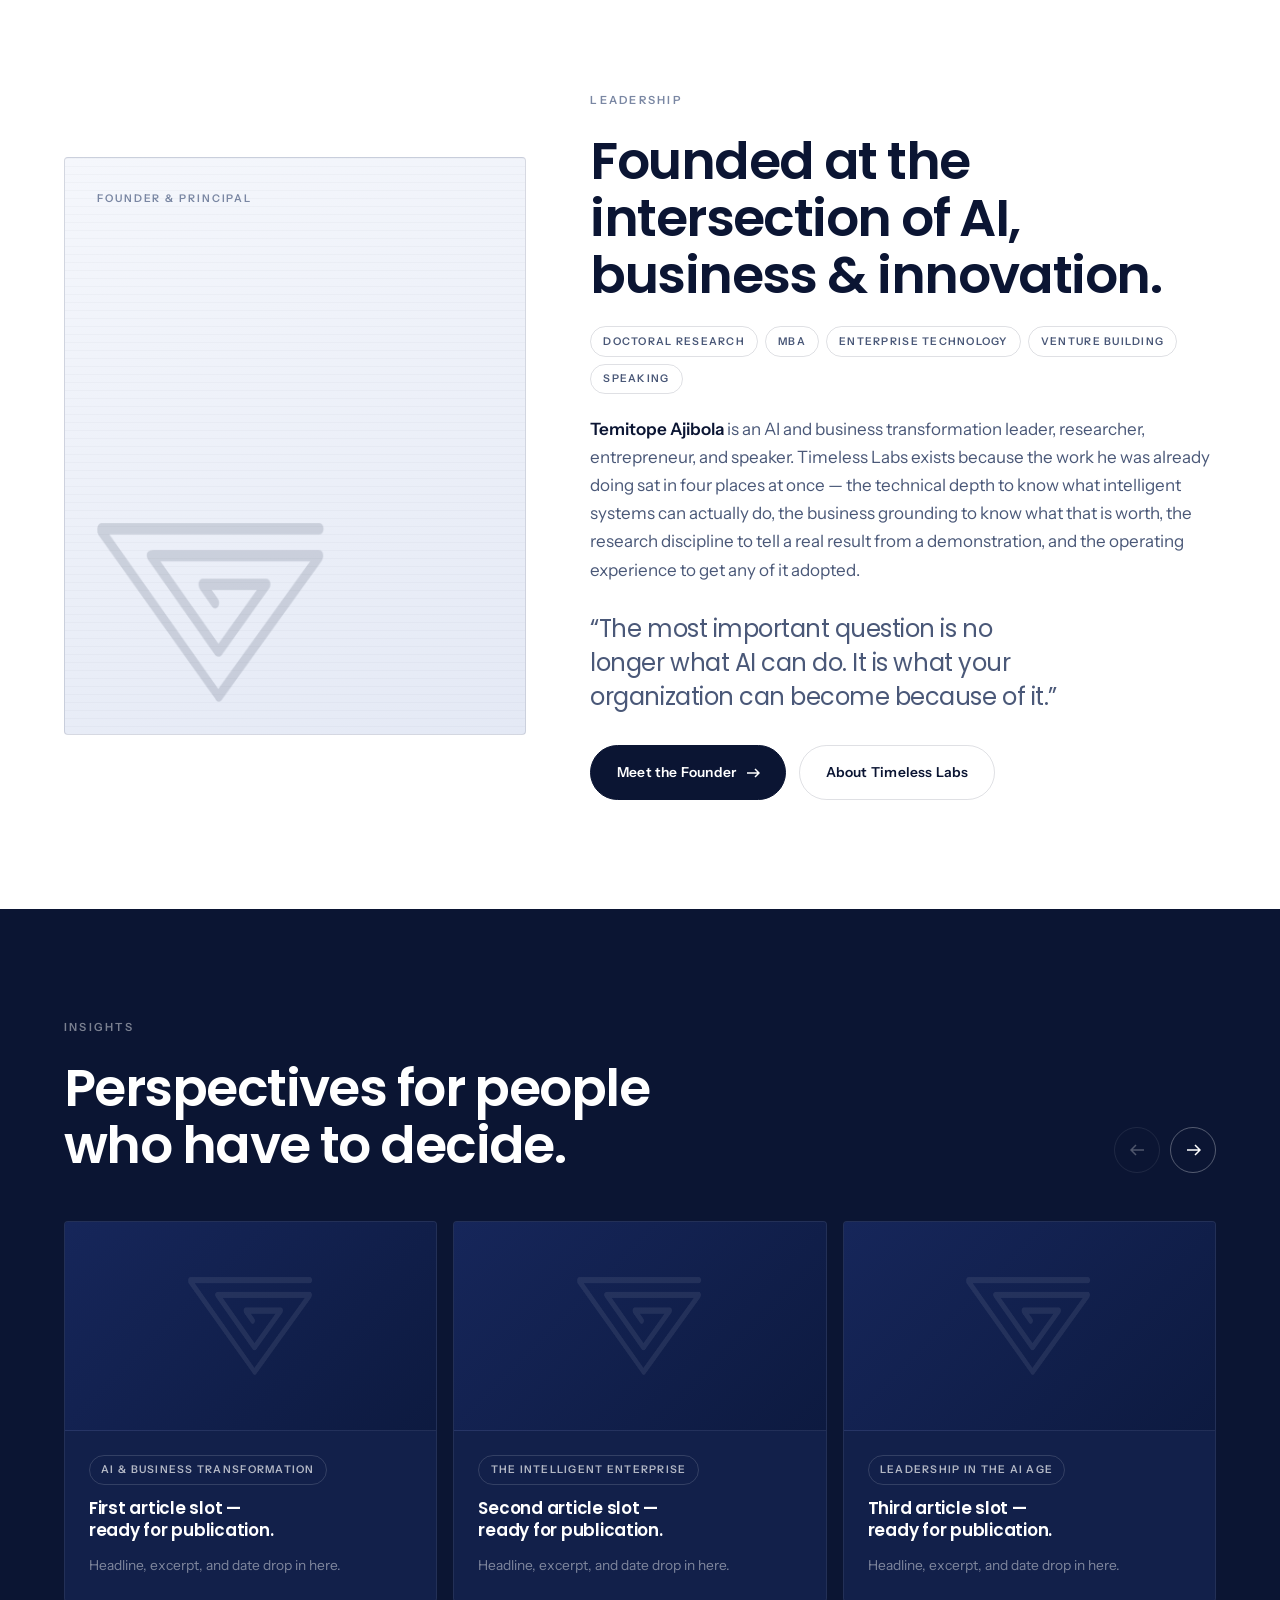
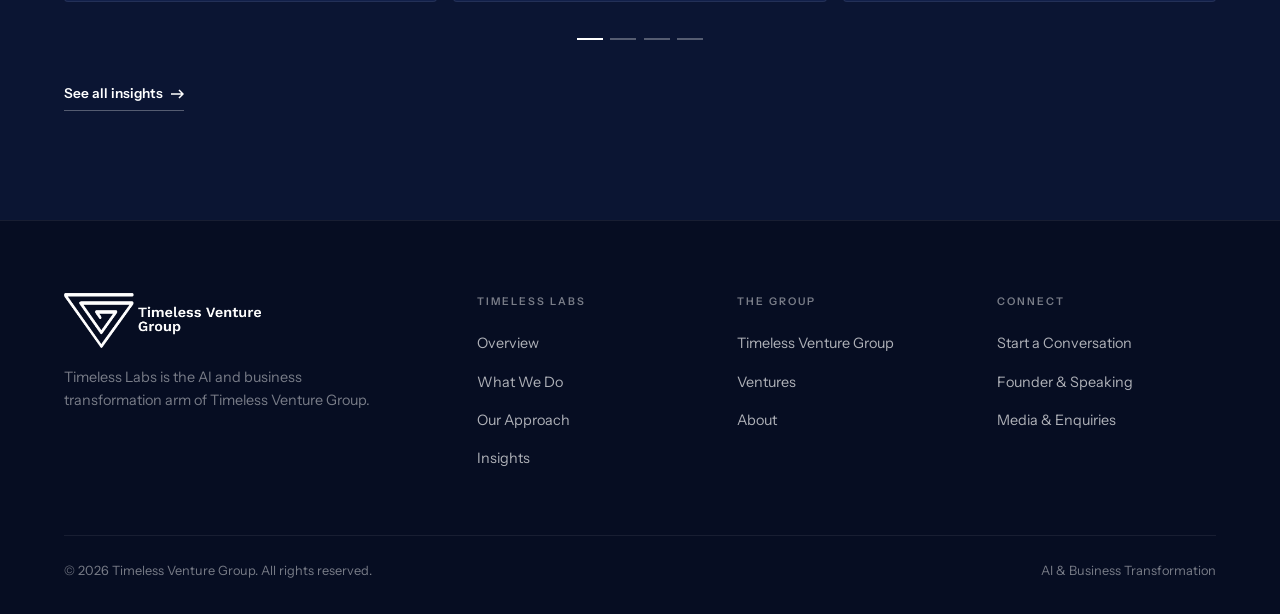
<file: lab.html>
<!doctype html>
<html lang="en">
<head>
<meta charset="utf-8">
<meta name="viewport" content="width=device-width, initial-scale=1">
<title>Timeless Labs</title>
<meta name="description" content="Timeless Labs is an AI and business transformation firm. We help organizations turn AI ambition into operating advantage — from strategy through implementation.">
<link rel="icon" href="assets/img/TGV 1.png">
<link rel="apple-touch-icon" href="assets/img/TGV 1.png">
<link rel="preconnect" href="https://fonts.googleapis.com">
<link rel="preconnect" href="https://fonts.gstatic.com" crossorigin>
<link rel="stylesheet" href="https://fonts.googleapis.com/css2?family=Poppins:wght@400;500;600;700&family=Instrument+Sans:wght@400;500;600&display=swap">
<style>
/* ============================================================
   TIMELESS — deep navy & white
   Two-colour identity. No accent hue: emphasis comes from
   inversion (navy ground / white ground) and weight.
   Single committed visual world; every colour painted explicitly.
   ============================================================ */
:root{
  --navy:        #0B1533;
  --navy-deep:   #060D22;
  --navy-raised: #12204A;
  --navy-soft:   #1A2B5E;

  --line:      rgba(255,255,255,.14);
  --line-soft: rgba(255,255,255,.07);
  --line-firm: rgba(255,255,255,.30);

  --white:  #FFFFFF;
  --w-mid:  rgba(255,255,255,.68);
  --w-low:  rgba(255,255,255,.46);

  --paper:      #FFFFFF;
  --paper-alt:  #F2F4F9;
  --paper-ink:  #0B1533;
  --paper-mid:  #4A5878;
  --paper-low:  #7A87A3;
  --paper-line: rgba(11,21,51,.13);

  --f-display: "Poppins", "Helvetica Neue", Arial, sans-serif;
  --f-body:    "Instrument Sans", "Helvetica Neue", Arial, sans-serif;

  --wrap: 1280px;
  --pad: clamp(1.25rem, 5vw, 4rem);
  --sec: clamp(4.25rem, 8.5vw, 8rem);
}

*,*::before,*::after{box-sizing:border-box}
html{-webkit-text-size-adjust:100%; scroll-behavior:smooth}
@media (prefers-reduced-motion: reduce){html{scroll-behavior:auto}}

body{
  margin:0; background:var(--navy); color:var(--white);
  font-family:var(--f-body); font-size:1.0625rem; line-height:1.65; font-weight:400;
  -webkit-font-smoothing:antialiased; overflow-x:hidden;
}
img{max-width:100%; display:block}
a{color:inherit}
:focus-visible{outline:2px solid var(--white); outline-offset:3px; border-radius:2px}
.paper :focus-visible{outline-color:var(--paper-ink)}

h1,h2,h3,h4{font-family:var(--f-display); font-weight:600; line-height:1.1; letter-spacing:-.02em; margin:0; text-wrap:balance}
p{margin:0}

/* ---------- logo (single mask asset, colour from currentColor) ---------- */
.logo{
  display:block; background-color:currentColor;
  -webkit-mask-repeat:no-repeat; mask-repeat:no-repeat;
  -webkit-mask-size:contain; mask-size:contain;
  -webkit-mask-position:left center; mask-position:left center;
}
.logo--full{
  -webkit-mask-image:url("assets/img/tvg-logo-full.png"); mask-image:url("assets/img/tvg-logo-full.png");
  width:198px; height:55px;
}
.logo--mark{
  -webkit-mask-image:url("assets/img/tvg-logo-mark.png"); mask-image:url("assets/img/tvg-logo-mark.png");
  width:44px; height:34px; flex:none;
}
@media (max-width:540px){.logo--full{width:154px; height:43px}}

/* ---------- primitives ---------- */
.container{max-width:var(--wrap); margin-inline:auto; padding-inline:var(--pad)}
.section{padding-block:var(--sec); position:relative}
.section--tight{padding-block:clamp(3rem,6vw,5rem)}

.label{
  font-family:var(--f-body); font-size:.7rem; font-weight:600; letter-spacing:.2em;
  text-transform:uppercase; color:var(--w-low); margin:0 0 1.4rem; display:block;
}
.paper .label{color:var(--paper-low)}

.t-hero{font-size:clamp(2.5rem, 6vw, 4.75rem); letter-spacing:-.035em; font-weight:600; line-height:1.03}
.t-1{font-size:clamp(1.95rem, 4.2vw, 3.25rem); letter-spacing:-.03em}
.t-2{font-size:clamp(1.35rem, 2.3vw, 1.9rem); letter-spacing:-.022em}
.t-3{font-size:clamp(1.08rem, 1.5vw, 1.25rem); letter-spacing:-.012em; font-weight:600}

.lede{font-size:clamp(1.05rem,1.45vw,1.24rem); line-height:1.6; color:var(--w-mid); max-width:58ch}
.text{color:var(--w-mid); max-width:66ch}
.text + .text{margin-top:1.05rem}
.paper .lede,.paper .text,.paper p{color:var(--paper-mid)}

.center{text-align:center; margin-inline:auto}
.center .lede,.center .text{margin-inline:auto}

/* ---------- buttons ---------- */
.button{
  display:inline-flex; align-items:center; gap:.65rem; text-decoration:none; cursor:pointer;
  font-family:var(--f-body); font-size:.86rem; font-weight:600; letter-spacing:.015em;
  padding:.95rem 1.6rem; border-radius:100px; border:1px solid transparent;
  transition:background-color .28s, color .28s, border-color .28s;
}
.button svg{flex:none; transition:transform .28s}
.button:hover svg{transform:translateX(4px)}
.button--white{background:var(--white); color:var(--navy); border-color:var(--white)}
.button--white:hover{background:#DCE3F2; border-color:#DCE3F2}
.button--outline{background:transparent; color:var(--white); border-color:var(--line-firm)}
.button--outline:hover{border-color:var(--white); background:rgba(255,255,255,.06)}
.button--navy{background:var(--navy); color:var(--white); border-color:var(--navy)}
.button--navy:hover{background:var(--navy-soft); border-color:var(--navy-soft)}
.button--outline-navy{background:transparent; color:var(--paper-ink); border-color:var(--paper-line)}
.button--outline-navy:hover{border-color:var(--paper-ink)}
.buttons{display:flex; flex-wrap:wrap; gap:.8rem}
.center .buttons{justify-content:center}

.link{
  display:inline-flex; align-items:center; gap:.5rem; text-decoration:none;
  font-size:.85rem; font-weight:600; color:var(--white);
  padding-bottom:.35rem; border-bottom:1px solid var(--line-firm);
  transition:border-color .25s, color .25s;
}
.link:hover{border-color:var(--white)}
.link svg{transition:transform .25s}
.link:hover svg{transform:translateX(4px)}
.paper .link{color:var(--paper-ink); border-bottom-color:var(--paper-line)}
.paper .link:hover{border-color:var(--paper-ink)}

/* ---------- header ---------- */
.header{
  position:sticky; top:0; z-index:80; background:rgba(11,21,51,.9);
  backdrop-filter:blur(16px); -webkit-backdrop-filter:blur(16px);
  border-bottom:1px solid var(--line-soft);
}
.header__inner{display:flex; align-items:center; justify-content:space-between; gap:1.5rem; height:84px}
.header__logo{display:flex; align-items:center; gap:.8rem; text-decoration:none; color:var(--white); min-width:0; flex:none}
.header__logo-text{display:flex; flex-direction:column; gap:.15rem; min-width:0}
.header__logo-name{
  font-family:var(--f-display); font-weight:600; font-size:1.02rem; letter-spacing:-.01em;
  line-height:1.1; white-space:nowrap;
}
.header__logo-sub{font-size:.62rem; letter-spacing:.15em; text-transform:uppercase; color:var(--w-low); white-space:nowrap; line-height:1}
@media (max-width:540px){
  .header__inner{height:70px; gap:.9rem}
  .header__logo-name{font-size:.92rem}
  .header__logo-sub{font-size:.55rem; letter-spacing:.11em}
}

.header__nav{display:none; align-items:center; gap:2.1rem}
@media (min-width:1060px){.header__nav{display:flex}}
.header__nav > a,.header__segment > button{
  font-family:var(--f-body); font-size:.875rem; font-weight:500; color:var(--w-mid);
  text-decoration:none; background:none; border:0; padding:0; cursor:pointer;
  display:inline-flex; align-items:center; gap:.4rem; transition:color .25s;
}
.header__nav > a:hover,.header__segment > button:hover{color:var(--white)}
.header__nav > a[aria-current="page"]{color:var(--white)}
.header__segment{position:relative}
.header__segment > button svg{transition:transform .25s}
.header__segment[data-open="true"] > button svg{transform:rotate(180deg)}
.header__service-list{
  position:absolute; top:calc(100% + 1.4rem); left:50%; transform:translateX(-50%) translateY(-6px);
  width:min(560px, 78vw); background:var(--navy-raised); border:1px solid var(--line);
  border-radius:4px; padding:.6rem; display:grid; grid-template-columns:1fr 1fr; gap:.25rem;
  opacity:0; visibility:hidden; transition:opacity .22s, transform .22s, visibility .22s;
  box-shadow:0 30px 70px rgba(0,0,0,.45);
}
.header__segment[data-open="true"] .header__service-list{opacity:1; visibility:visible; transform:translateX(-50%) translateY(0)}
.header__service-list a{
  display:flex; flex-direction:column; gap:.3rem; padding:.95rem 1.05rem; border-radius:3px;
  text-decoration:none; transition:background-color .22s;
}
.header__service-list a:hover{background:rgba(255,255,255,.06)}
.header__service-list strong{font-family:var(--f-display); font-size:.92rem; font-weight:600; color:var(--white)}
.header__service-list span{font-size:.8rem; color:var(--w-low); line-height:1.45}
.header__button{display:none}
@media (min-width:1060px){.header__button{display:inline-flex}}

.header__menu-open{
  display:inline-flex; align-items:center; gap:.6rem; background:none; cursor:pointer;
  border:1px solid var(--line-firm); border-radius:100px; color:var(--white);
  font-family:var(--f-body); font-size:.72rem; font-weight:600; letter-spacing:.14em;
  text-transform:uppercase; padding:.62rem 1rem; flex:none;
}
@media (min-width:1060px){.header__menu-open{display:none}}
.header__menu-open i{display:block; width:15px; height:1px; background:currentColor; position:relative}
.header__menu-open i::before,.header__menu-open i::after{content:""; position:absolute; left:0; width:15px; height:1px; background:currentColor}
.header__menu-open i::before{top:-5px}.header__menu-open i::after{top:5px}
@media (max-width:540px){.header__menu-open{padding:.6rem .8rem} .header__menu-open .t{display:none}}

.menu{display:none; border-top:1px solid var(--line-soft); background:var(--navy-deep)}
.menu[data-open="true"]{display:block}
@media (min-width:1060px){.menu{display:none !important}}
.menu__nav{display:flex; flex-direction:column; padding-block:1.1rem 2.2rem}
.menu__nav a{
  text-decoration:none; color:var(--white); font-family:var(--f-display); font-size:1.3rem;
  font-weight:500; letter-spacing:-.02em; padding-block:.78rem; border-bottom:1px solid var(--line-soft);
}
.menu__nav .button{margin-top:1.5rem; justify-content:center}

/* ---------- hero ---------- */
.hero-section{position:relative; overflow:hidden; border-bottom:1px solid var(--line-soft)}
.hero-section__bg{position:absolute; inset:0; pointer-events:none}
.hero-section__bg::before{
  content:""; position:absolute; inset:0;
  background-image:
    repeating-linear-gradient(to right, rgba(255,255,255,.05) 0 1px, transparent 1px 96px),
    repeating-linear-gradient(to bottom, rgba(255,255,255,.04) 0 1px, transparent 1px 96px);
  mask-image:radial-gradient(115% 85% at 72% 25%, #000 0%, transparent 70%);
  -webkit-mask-image:radial-gradient(115% 85% at 72% 25%, #000 0%, transparent 70%);
}
.hero-section__bg::after{
  content:""; position:absolute; inset:0;
  background:radial-gradient(70% 60% at 78% 18%, rgba(58,92,190,.28), transparent 68%);
}
.hero-section__mark{
  position:absolute; right:-6%; top:50%; transform:translateY(-50%);
  width:min(46vw, 620px); aspect-ratio:470/366; opacity:.05; pointer-events:none;
  background-color:#fff;
  -webkit-mask-image:url("assets/img/tvg-logo-mark.png"); mask-image:url("assets/img/tvg-logo-mark.png");
  -webkit-mask-size:contain; mask-size:contain; -webkit-mask-repeat:no-repeat; mask-repeat:no-repeat;
}
@media (max-width:860px){.hero-section__mark{display:none}}
.hero-section__inner{position:relative; padding-block:clamp(4.5rem,12vw,9rem) clamp(4rem,9vw,7rem)}
.hero-section__title{max-width:17ch}
.hero-section .lede{margin-top:1.8rem}
.hero-section__button{margin-top:2.6rem}

/* ---------- marquee ---------- */
.marquee{border-block:1px solid var(--line-soft); background:var(--navy-deep); overflow:hidden; padding-block:1.65rem}
.marquee__title{
  font-size:.68rem; font-weight:600; letter-spacing:.2em; text-transform:uppercase;
  color:var(--w-low); text-align:center; margin-bottom:1.1rem;
}
.marquee__inner{overflow:hidden; -webkit-mask-image:linear-gradient(90deg,transparent,#000 8%,#000 92%,transparent); mask-image:linear-gradient(90deg,transparent,#000 8%,#000 92%,transparent)}
.marquee__list{display:flex; width:max-content; animation:marq 34s linear infinite}
.marquee__list li{
  list-style:none; display:flex; align-items:center; gap:1.9rem; padding-right:1.9rem;
  font-family:var(--f-display); font-size:clamp(.95rem,1.4vw,1.15rem); font-weight:500;
  color:var(--w-mid); white-space:nowrap;
}
.marquee__list li::after{content:""; width:6px; height:6px; border:1px solid var(--line-firm); transform:rotate(45deg); flex:none}
@keyframes marq{to{transform:translateX(-50%)}}
@media (prefers-reduced-motion: reduce){.marquee__list{animation:none}}

/* ---------- carousel (shared: capabilities / approach / media) ---------- */
.swiper-head{display:flex; align-items:flex-end; justify-content:space-between; gap:2rem; flex-wrap:wrap; margin-bottom:clamp(2rem,4vw,3rem)}
.swiper-head__text{flex:1 1 30rem; max-width:46rem}
.swiper-head__text .text{max-width:54ch}
.swiper-nav{display:flex; gap:.6rem; flex:none}
.swiper-nav__button{
  width:46px; height:46px; border-radius:50%; border:1px solid var(--line-firm);
  background:transparent; color:var(--white); display:grid; place-items:center; cursor:pointer;
  transition:background-color .25s, border-color .25s, opacity .25s;
}
.swiper-nav__button:hover:not(:disabled){background:rgba(255,255,255,.1); border-color:var(--white)}
.swiper-nav__button:disabled{opacity:.28; cursor:default}
.paper .swiper-nav__button{border-color:var(--paper-line); color:var(--paper-ink)}
.paper .swiper-nav__button:hover:not(:disabled){background:rgba(11,21,51,.06); border-color:var(--paper-ink)}

.swiper{position:relative}
.swiper-wrapper{
  display:flex; gap:1rem; overflow-x:auto; scroll-snap-type:x mandatory;
  scrollbar-width:none; -ms-overflow-style:none; padding-bottom:.25rem;
}
.swiper-wrapper::-webkit-scrollbar{display:none}
.swiper-slide{scroll-snap-align:start; flex:0 0 min(88vw, 25rem)}
@media (min-width:760px){.swiper-slide{flex-basis:calc((100% - 1rem)/2)}}
@media (min-width:1100px){.swiper-slide{flex-basis:calc((100% - 2rem)/3)}}
.swiper--wide .swiper-slide{flex:0 0 min(88vw, 27rem)}
@media (min-width:1100px){.swiper--wide .swiper-slide{flex-basis:calc((100% - 2rem)/3)}}

.swiper-pagination{display:flex; gap:.45rem; justify-content:center; margin-top:2rem}
.swiper-pagination-bullet{
  width:26px; height:2px; background:var(--line-firm); border:0; padding:0; cursor:pointer;
  transition:background-color .25s;
}
.swiper-pagination-bullet-active{background:var(--white)}
.paper .swiper-pagination-bullet{background:var(--paper-line)}
.paper .swiper-pagination-bullet-active{background:var(--paper-ink)}

/* ---------- info card ---------- */
.info-card{
  background:var(--navy-raised); border:1px solid var(--line-soft); border-radius:4px;
  padding:clamp(1.6rem,2.6vw,2.1rem); display:flex; flex-direction:column; gap:.85rem; height:100%;
  transition:border-color .3s, background-color .3s;
}
.info-card:hover{border-color:var(--line-firm); background:#162654}
.info-card__label{font-size:.68rem; font-weight:600; letter-spacing:.18em; text-transform:uppercase; color:var(--w-low); font-variant-numeric:tabular-nums}
.info-card__title{font-family:var(--f-display); font-size:1.16rem; font-weight:600; letter-spacing:-.015em; line-height:1.25}
.info-card__text{font-size:.94rem; color:var(--w-mid)}
.info-card .link{margin-top:auto; align-self:flex-start; padding-top:.5rem}
.info-card__step{
  font-family:var(--f-display); font-size:2.6rem; font-weight:600; letter-spacing:-.04em;
  line-height:1; color:rgba(255,255,255,.16); margin-bottom:.2rem;
}
.paper .info-card{background:var(--paper-alt); border-color:var(--paper-line)}
.paper .info-card:hover{background:#E8ECF6; border-color:rgba(11,21,51,.28)}
.paper .info-card__label{color:var(--paper-low)}
.paper .info-card__title{color:var(--paper-ink)}
.paper .info-card__text{color:var(--paper-mid)}
.paper .info-card__step{color:rgba(11,21,51,.16)}

/* ---------- media card ---------- */
.media-card{
  background:var(--navy-raised); border:1px solid var(--line-soft); border-radius:4px;
  display:flex; flex-direction:column; height:100%; overflow:hidden;
  transition:border-color .3s;
}
.media-card:hover{border-color:var(--line-firm)}
.media-card__img{
  aspect-ratio:16/9; background:
    linear-gradient(135deg, #16265A 0%, #0D1A40 100%);
  position:relative; border-bottom:1px solid var(--line-soft);
}
.media-card__img::after{
  content:""; position:absolute; inset:0; background-color:rgba(255,255,255,.08);
  -webkit-mask-image:url("assets/img/tvg-logo-mark.png"); mask-image:url("assets/img/tvg-logo-mark.png");
  -webkit-mask-size:34% auto; mask-size:34% auto;
  -webkit-mask-repeat:no-repeat; mask-repeat:no-repeat;
  -webkit-mask-position:center; mask-position:center;
}
.media-card__text{padding:1.5rem; display:flex; flex-direction:column; gap:.8rem; flex:1}
.media-card__tags{display:flex; flex-wrap:wrap; gap:.4rem}
.media-card__tag{
  font-size:.66rem; font-weight:600; letter-spacing:.12em; text-transform:uppercase;
  color:var(--w-mid); border:1px solid var(--line); border-radius:100px; padding:.32rem .7rem;
}
.media-card__title{font-family:var(--f-display); font-size:1.06rem; font-weight:600; letter-spacing:-.015em; line-height:1.3}
.media-card__meta{font-size:.86rem; color:var(--w-low); margin-top:auto}

/* ---------- text-section (centered narrative) ---------- */
.text-section__title{max-width:20ch; margin-inline:auto}
.text-section__text{margin-top:1.6rem; max-width:62ch; margin-inline:auto}

/* ---------- two column split ---------- */
.finance-section__inner{display:grid; grid-template-columns:1fr; gap:clamp(2.5rem,5vw,4.5rem)}
@media (min-width:960px){.finance-section__inner{grid-template-columns:minmax(0,.95fr) minmax(0,1.05fr); align-items:start}}
.finance-section__list{list-style:none; margin:0; padding:0; display:grid; gap:0}
.finance-section__item{
  display:grid; grid-template-columns:auto 1fr; gap:1.1rem; align-items:start;
  padding-block:1.25rem; border-top:1px solid var(--line-soft);
}
.finance-section__item:last-child{border-bottom:1px solid var(--line-soft)}
.finance-section__icon{
  width:26px; height:20px; margin-top:.3rem; flex:none; background-color:var(--w-low);
  -webkit-mask-image:url("assets/img/tvg-logo-mark.png"); mask-image:url("assets/img/tvg-logo-mark.png");
  -webkit-mask-size:contain; mask-size:contain; -webkit-mask-repeat:no-repeat; mask-repeat:no-repeat;
}
.finance-section__item h3{font-family:var(--f-display); font-size:1.05rem; font-weight:600; letter-spacing:-.012em; margin-bottom:.3rem}
.finance-section__item p{font-size:.93rem; color:var(--w-mid)}
.paper .finance-section__item{border-color:var(--paper-line)}
.paper .finance-section__item:last-child{border-bottom-color:var(--paper-line)}
.paper .finance-section__icon{background-color:var(--paper-low)}

/* ---------- accelerate (centered CTA) ---------- */
.accelerate-section{position:relative; overflow:hidden}
.accelerate-section__inner{position:relative; text-align:center; display:flex; flex-direction:column; align-items:center; gap:1.5rem}
.accelerate-section__title{max-width:17ch}
.accelerate-section__text{max-width:52ch}

/* ---------- news-section (featured block) ---------- */
.news-section__inner{display:grid; grid-template-columns:1fr; gap:clamp(2rem,5vw,4rem); align-items:center}
@media (min-width:960px){.news-section__inner{grid-template-columns:minmax(0,.85fr) minmax(0,1.15fr)}}
.news-section__image-block{
  position:relative; aspect-ratio:4/5; border:1px solid var(--paper-line); border-radius:4px;
  background:linear-gradient(160deg,#F5F7FC 0%, #E4E9F5 100%); overflow:hidden;
  display:flex; flex-direction:column; justify-content:space-between; padding:clamp(1.4rem,2.6vw,2rem);
}
.news-section__image-block::before{
  content:""; position:absolute; inset:0; opacity:.5;
  background-image:repeating-linear-gradient(to bottom, rgba(11,21,51,.05) 0 1px, transparent 1px 8px);
}
.news-section__img{
  position:relative; width:58%; margin-top:auto; aspect-ratio:470/366;
  background-color:rgba(11,21,51,.14);
  -webkit-mask-image:url("assets/img/tvg-logo-mark.png"); mask-image:url("assets/img/tvg-logo-mark.png");
  -webkit-mask-size:contain; mask-size:contain; -webkit-mask-repeat:no-repeat; mask-repeat:no-repeat;
}
.news-section__label{position:relative; font-size:.66rem; font-weight:600; letter-spacing:.18em; text-transform:uppercase; color:var(--paper-low)}
.news-section__categories{display:flex; flex-wrap:wrap; gap:.45rem; margin-bottom:1.3rem}
.news-section__category{
  font-size:.66rem; font-weight:600; letter-spacing:.12em; text-transform:uppercase;
  border:1px solid var(--paper-line); border-radius:100px; padding:.35rem .75rem; color:var(--paper-mid);
}
.news-section__quote{
  font-family:var(--f-display); font-weight:400; font-size:clamp(1.15rem,1.9vw,1.5rem);
  line-height:1.4; letter-spacing:-.02em; color:var(--paper-ink); margin-top:1.8rem; max-width:32ch;
}

/* ---------- capability detail rows ---------- */
.cap-row{
  display:grid; grid-template-columns:1fr; gap:1.6rem;
  padding-block:clamp(2.2rem,4.5vw,3.4rem); border-top:1px solid var(--line-soft);
}
@media (min-width:900px){.cap-row{grid-template-columns:minmax(0,.85fr) minmax(0,1.15fr); gap:clamp(2rem,6vw,5rem)}}
.cap-row__label{font-size:.7rem; font-weight:600; letter-spacing:.2em; text-transform:uppercase; color:var(--w-low); margin-bottom:.9rem; font-variant-numeric:tabular-nums}
.cap-row__kicker{font-size:.95rem; color:var(--white); margin-top:.7rem; font-weight:500}
.list{list-style:none; margin:1.4rem 0 0; padding:0; display:grid; gap:.6rem; grid-template-columns:1fr}
@media (min-width:560px){.list--2{grid-template-columns:repeat(2,1fr)}}
.list li{position:relative; padding-left:1.4rem; font-size:.94rem; color:var(--w-mid)}
.list li::before{content:""; position:absolute; left:0; top:.6em; width:6px; height:5px; background-color:var(--w-low);
  -webkit-mask-image:url("assets/img/tvg-logo-mark.png"); mask-image:url("assets/img/tvg-logo-mark.png");
  -webkit-mask-size:contain; mask-size:contain; -webkit-mask-repeat:no-repeat; mask-repeat:no-repeat}
.paper .list li{color:var(--paper-mid)}
.paper .list li::before{background-color:var(--paper-low)}

/* ---------- ventures (group page) ---------- */
.venture{display:grid; grid-template-columns:1fr; gap:1rem}
@media (min-width:900px){.venture{grid-template-columns:1.35fr 1fr 1fr}}
.venture__card{
  background:var(--navy-raised); border:1px solid var(--line-soft); border-radius:4px;
  padding:clamp(1.7rem,3vw,2.4rem); display:flex; flex-direction:column; gap:1rem;
  transition:border-color .3s;
}
.venture__card:hover{border-color:var(--line-firm)}
.venture__card--lead{background:#16265A; border-color:var(--line)}
.venture__status{
  font-size:.66rem; font-weight:600; letter-spacing:.17em; text-transform:uppercase;
  display:inline-flex; align-items:center; gap:.55rem; color:var(--w-low);
}
.venture__status::before{content:""; width:6px; height:6px; border-radius:50%; background:var(--w-low)}
.venture__status--live{color:var(--white)}
.venture__status--live::before{background:var(--white); box-shadow:0 0 0 3px rgba(255,255,255,.16)}
.venture__name{font-family:var(--f-display); font-size:clamp(1.3rem,2.2vw,1.75rem); font-weight:600; letter-spacing:-.025em}
.venture__kind{font-size:.8rem; letter-spacing:.11em; text-transform:uppercase; color:var(--w-mid)}
.venture__card p{color:var(--w-mid); font-size:.94rem}
.venture__card .button,.venture__card .link{margin-top:auto; align-self:flex-start}

/* ---------- founder ---------- */
.founder{display:grid; grid-template-columns:1fr; gap:clamp(2rem,5vw,4rem); align-items:start}
@media (min-width:920px){.founder{grid-template-columns:minmax(0,.8fr) minmax(0,1.2fr)}}
.creds{list-style:none; margin:1.6rem 0 0; padding:0}
.creds li{
  padding-block:.85rem; border-top:1px solid var(--paper-line); font-size:.92rem;
  color:var(--paper-mid); display:flex; gap:1.2rem; align-items:baseline;
}
.creds li b{
  font-family:var(--f-body); font-weight:600; color:var(--paper-ink); font-size:.66rem;
  letter-spacing:.15em; text-transform:uppercase; flex:none; width:8.5rem;
}
@media (max-width:560px){.creds li{flex-direction:column; gap:.25rem} .creds li b{width:auto}}

/* ---------- engagement rows ---------- */
.eng__row{
  display:grid; grid-template-columns:1fr; gap:.6rem; align-items:baseline;
  padding-block:clamp(1.4rem,2.8vw,2rem); border-top:1px solid var(--line-soft); transition:background-color .3s;
}
@media (min-width:880px){.eng__row{grid-template-columns:minmax(0,.8fr) minmax(0,.55fr) minmax(0,1.35fr); gap:clamp(1.5rem,4vw,3rem)}}
.eng__row:last-child{border-bottom:1px solid var(--line-soft)}
.eng__row:hover{background:rgba(255,255,255,.03)}
.eng__name{font-family:var(--f-display); font-size:clamp(1.1rem,1.8vw,1.4rem); font-weight:600; letter-spacing:-.02em}
.eng__for{font-size:.72rem; letter-spacing:.14em; text-transform:uppercase; color:var(--w-low); font-weight:600}
.eng__desc{font-size:.95rem; color:var(--w-mid)}

/* ---------- grids ---------- */
.cols{display:grid; grid-template-columns:1fr; gap:1rem}
@media (min-width:760px){.cols--2{grid-template-columns:repeat(2,1fr)}}
@media (min-width:1000px){.cols--3{grid-template-columns:repeat(3,1fr)}}
.pillar{
  background:var(--navy-raised); border:1px solid var(--line-soft); border-radius:4px;
  padding:clamp(1.5rem,2.8vw,2rem); display:flex; flex-direction:column; gap:.7rem;
}
.pillar h4{font-size:1.05rem}
.pillar p{font-size:.92rem; color:var(--w-mid)}
.slot{
  border:1px dashed var(--line); border-radius:4px; padding:clamp(1.5rem,3vw,2.1rem);
  display:flex; flex-direction:column; gap:.65rem; justify-content:center; min-height:12rem;
}
.slot__tag{font-size:.66rem; font-weight:600; letter-spacing:.17em; text-transform:uppercase; color:var(--w-low)}
.slot p{font-size:.9rem; color:var(--w-low)}

/* ---------- paper inversion ---------- */
.paper{background:var(--paper); color:var(--paper-ink)}
.paper h1,.paper h2,.paper h3,.paper h4{color:var(--paper-ink)}
.paper .media-card,.paper .pillar{background:var(--paper-alt); border-color:var(--paper-line)}
.paper .media-card__tag{color:var(--paper-mid); border-color:var(--paper-line)}
.paper .media-card__meta{color:var(--paper-low)}
.paper .eng__row{border-color:var(--paper-line)}
.paper .eng__row:last-child{border-bottom-color:var(--paper-line)}
.paper .eng__row:hover{background:rgba(11,21,51,.035)}
.paper .eng__for{color:var(--paper-low)}
.paper .eng__desc{color:var(--paper-mid)}
.paper .slot{border-color:var(--paper-line)}
.paper .slot__tag,.paper .slot p{color:var(--paper-low)}
.paper .cap-row{border-color:var(--paper-line)}
.paper .cap-row__label{color:var(--paper-low)}
.paper .cap-row__kicker{color:var(--paper-ink)}

/* ---------- footer ---------- */
.footer{background:var(--navy-deep); border-top:1px solid var(--line-soft); padding-block:clamp(3.2rem,6vw,4.5rem) 2rem}
.footer__top{display:grid; grid-template-columns:1fr; gap:2.6rem}
@media (min-width:860px){.footer__top{grid-template-columns:1.7fr 1fr 1fr 1fr}}
.footer__logo{color:var(--white); display:block; margin-bottom:1.1rem}
.footer__blurb{font-size:.9rem; color:var(--w-low); max-width:32ch}
.footer__block h5{
  font-family:var(--f-body); font-size:.66rem; font-weight:600; letter-spacing:.19em;
  text-transform:uppercase; color:var(--w-low); margin:0 0 1.1rem;
}
.footer__menu{list-style:none; margin:0; padding:0; display:grid; gap:.65rem}
.footer__menu a{text-decoration:none; color:var(--w-mid); font-size:.9rem; transition:color .25s}
.footer__menu a:hover{color:var(--white)}
.footer__bottom{
  margin-top:clamp(2.6rem,5vw,4rem); padding-top:1.5rem; border-top:1px solid var(--line-soft);
  display:flex; flex-wrap:wrap; gap:1rem 2rem; justify-content:space-between; font-size:.8rem; color:var(--w-low);
}

/* ---------- form ---------- */
.form{display:grid; gap:1.25rem; max-width:44rem}
@media (min-width:640px){.form__pair{display:grid; grid-template-columns:repeat(2,1fr); gap:1.25rem}}
.field{display:flex; flex-direction:column; gap:.5rem}
.field label{font-size:.68rem; font-weight:600; letter-spacing:.15em; text-transform:uppercase; color:var(--w-low)}
.field input,.field select,.field textarea{
  font-family:var(--f-body); font-size:1rem; color:var(--white); background:var(--navy-raised);
  border:1px solid var(--line); border-radius:3px; padding:.88rem 1rem; width:100%;
  transition:border-color .25s, background-color .25s;
}
.field textarea{min-height:8.5rem; resize:vertical; line-height:1.55}
.field input:focus,.field select:focus,.field textarea:focus{border-color:var(--white); outline:none; background:#16265A}
.field input::placeholder,.field textarea::placeholder{color:var(--w-low)}
.field select{appearance:none; background-image:linear-gradient(45deg,transparent 50%,rgba(255,255,255,.5) 50%),linear-gradient(135deg,rgba(255,255,255,.5) 50%,transparent 50%); background-position:calc(100% - 20px) 50%,calc(100% - 15px) 50%; background-size:5px 5px,5px 5px; background-repeat:no-repeat}
.field select option{background:var(--navy-raised); color:var(--white)}
.form__note{font-size:.82rem; color:var(--w-low); max-width:44ch}
.form__msg{display:none; border:1px solid var(--line-firm); background:rgba(255,255,255,.07); padding:1.1rem 1.25rem; font-size:.94rem; border-radius:3px}
.form__msg[data-show="true"]{display:block}

/* ---------- reveal + routing ---------- */
.rv{opacity:0; transform:translateY(16px); transition:opacity .75s cubic-bezier(.22,.61,.36,1), transform .75s cubic-bezier(.22,.61,.36,1)}
.rv.in{opacity:1; transform:none}
@media (prefers-reduced-motion: reduce){.rv{opacity:1; transform:none; transition:none}}
[data-route]{display:none}
[data-route].active{display:block}
.skip{position:absolute; left:-9999px}
.skip:focus{left:var(--pad); top:.6rem; z-index:100; background:var(--white); color:var(--navy); padding:.6rem 1rem; border-radius:3px}
</style>
</head>
<body>
<a class="skip" href="#main">Skip to content</a>

<header class="header" id="header-labs">
  <div class="container header__inner">
    <a class="header__logo" href="#/" aria-label="Timeless Labs — home">
      <span class="logo logo--mark" aria-hidden="true"></span>
      <span class="header__logo-text">
        <span class="header__logo-name">Timeless Labs</span>
        <span class="header__logo-sub">AI &amp; Business Transformation</span>
      </span>
    </a>
    <nav class="header__nav" aria-label="Timeless Labs">
      <a href="#/about" data-nav="about">About</a>
      <div class="header__segment" data-segment data-open="false">
        <button type="button" aria-expanded="false">What We Do
          <svg width="9" height="6" viewBox="0 0 9 6" aria-hidden="true"><path d="M1 1l3.5 3.5L8 1" stroke="currentColor" stroke-width="1.4" fill="none"/></svg>
        </button>
        <div class="header__service-list">
          <a href="#/what-we-do"><strong>AI Strategy &amp; Opportunity Mapping</strong><span>Find where AI creates real value.</span></a>
          <a href="#/what-we-do"><strong>AI-Powered Business Transformation</strong><span>Redesign how work gets done.</span></a>
          <a href="#/what-we-do"><strong>Intelligent Systems &amp; Implementation</strong><span>Move from strategy to working systems.</span></a>
          <a href="#/what-we-do"><strong>Executive AI Enablement</strong><span>Prepare leaders for what comes next.</span></a>
        </div>
      </div>
      <a href="#/approach" data-nav="approach">Our Approach</a>
      <a href="#/insights" data-nav="insights">Insights</a>
      <a href="index.html">Venture Group</a>
    </nav>
    <a class="button button--white header__button" href="#/contact">Start a Conversation
      <svg width="13" height="10" viewBox="0 0 13 10" aria-hidden="true"><path d="M8 1l4 4-4 4M12 5H0" stroke="currentColor" stroke-width="1.5" fill="none"/></svg>
    </a>
    <button class="header__menu-open" type="button" data-burger aria-expanded="false" aria-controls="menu" aria-label="Open menu"><span class="t">Menu</span> <i></i></button>
  </div>
</header>

<div class="menu" id="menu" data-open="false">
  <div class="container menu__nav">
      <a href="#/">Overview</a>
      <a href="#/about">About</a>
      <a href="#/what-we-do">What We Do</a>
      <a href="#/approach">Our Approach</a>
      <a href="#/insights">Insights</a>
      <a href="index.html">Venture Group</a>
      <a class="button button--white" href="#/contact">Start a Conversation</a>
  </div>
</div>

<main id="main">
<!-- ============================================================
     ROUTE: TIMELESS LABS — HOME
     ============================================================ -->
<div data-route="labs">

  <section class="hero-section">
    <div class="hero-section__bg" aria-hidden="true"></div>
    <div class="hero-section__mark" aria-hidden="true"></div>
    <div class="container hero-section__inner">
      <span class="label rv">AI is not the transformation. How your organization uses it is.</span>
      <h1 class="t-hero hero-section__title rv">Turn AI ambition into business advantage.</h1>
      <p class="lede rv">Artificial intelligence is reshaping how organizations operate, compete, and create value. Timeless Labs helps leaders move beyond experimentation — identifying where AI matters, redesigning how work gets done, and building the capabilities required for lasting advantage.</p>
      <div class="buttons hero-section__button rv">
        <a class="button button--white" href="#/contact">Start a Conversation
          <svg width="13" height="10" viewBox="0 0 13 10" aria-hidden="true"><path d="M8 1l4 4-4 4M12 5H0" stroke="currentColor" stroke-width="1.5" fill="none"/></svg>
        </a>
        <a class="button button--outline" href="#/approach">Explore Our Approach</a>
      </div>
    </div>
  </section>

  <!-- CAPABILITIES CAROUSEL -->
  <section class="section">
    <div class="container">
      <div class="swiper-head">
        <div class="swiper-head__text">
          <span class="label rv">What We Do</span>
          <h2 class="t-1 rv">Four capabilities, sequenced the way the work runs.</h2>
        </div>
        <div class="swiper-nav rv" data-nav-for="cap">
          <button class="swiper-nav__button" type="button" data-prev aria-label="Previous">
            <svg width="15" height="12" viewBox="0 0 15 12" aria-hidden="true"><path d="M6 1L1 6l5 5M1 6h13" stroke="currentColor" stroke-width="1.5" fill="none"/></svg>
          </button>
          <button class="swiper-nav__button" type="button" data-next aria-label="Next">
            <svg width="15" height="12" viewBox="0 0 15 12" aria-hidden="true"><path d="M9 1l5 5-5 5M14 6H1" stroke="currentColor" stroke-width="1.5" fill="none"/></svg>
          </button>
        </div>
      </div>
      <div class="swiper rv" data-carousel="cap">
        <div class="swiper-wrapper" data-track tabindex="0" role="group" aria-label="Capabilities">
          <div class="swiper-slide"><article class="info-card">
            <span class="info-card__label">01 — Strategy</span>
            <h3 class="info-card__title">AI Strategy &amp; Opportunity Mapping</h3>
            <p class="info-card__text">Assess readiness, identify and prioritise use cases, quantify impact, and produce a roadmap you can fund and defend. Before building anything, determine what is worth building.</p>
            <a class="link" href="#/what-we-do">Read more <svg width="13" height="10" viewBox="0 0 13 10" aria-hidden="true"><path d="M8 1l4 4-4 4M12 5H0" stroke="currentColor" stroke-width="1.5" fill="none"/></svg></a>
          </article></div>
          <div class="swiper-slide"><article class="info-card">
            <span class="info-card__label">02 — Transformation</span>
            <h3 class="info-card__title">AI-Powered Business Transformation</h3>
            <p class="info-card__text">Workflow and process redesign, intelligent automation, AI-assisted decisions, knowledge systems, and agentic workflows — plus the operating model changes they require.</p>
            <a class="link" href="#/what-we-do">Read more <svg width="13" height="10" viewBox="0 0 13 10" aria-hidden="true"><path d="M8 1l4 4-4 4M12 5H0" stroke="currentColor" stroke-width="1.5" fill="none"/></svg></a>
          </article></div>
          <div class="swiper-slide"><article class="info-card">
            <span class="info-card__label">03 — Implementation</span>
            <h3 class="info-card__title">Intelligent Systems &amp; AI Implementation</h3>
            <p class="info-card__text">AI agents, custom applications, retrieval and knowledge systems, decision support, workflow integration, and the architecture underneath them.</p>
            <a class="link" href="#/what-we-do">Read more <svg width="13" height="10" viewBox="0 0 13 10" aria-hidden="true"><path d="M8 1l4 4-4 4M12 5H0" stroke="currentColor" stroke-width="1.5" fill="none"/></svg></a>
          </article></div>
          <div class="swiper-slide"><article class="info-card">
            <span class="info-card__label">04 — Enablement</span>
            <h3 class="info-card__title">Executive AI Enablement &amp; Innovation</h3>
            <p class="info-card__text">Executive briefings, leadership workshops, board education, innovation labs, and organizational AI literacy. Transformation is a leadership challenge, not only a technical one.</p>
            <a class="link" href="#/what-we-do">Read more <svg width="13" height="10" viewBox="0 0 13 10" aria-hidden="true"><path d="M8 1l4 4-4 4M12 5H0" stroke="currentColor" stroke-width="1.5" fill="none"/></svg></a>
          </article></div>
        </div>
        <div class="swiper-pagination" data-dots aria-hidden="true"></div>
      </div>
    </div>
  </section>

  <!-- TEXT SECTION -->
  <section class="section text-section paper">
    <div class="container center">
      <span class="label rv">The Gap</span>
      <h2 class="t-1 text-section__title rv">Close the gap between AI potential and organizational reality.</h2>
      <p class="lede text-section__text rv">Most organizations now have AI curiosity, AI activity, and AI investment. Very few have AI advantage — artificial intelligence embedded in the processes and decisions that actually determine performance. The distance between the two is not technical. It is organizational, and it is where almost all of the unrealized value currently sits.</p>
      <p class="lede text-section__text rv" style="margin-top:1.2rem; color:var(--paper-ink)">The challenge is no longer whether AI can do something. It is determining what it should do for your business — and building the capability to make that value real.</p>
    </div>
  </section>

  <!-- TWO-COLUMN SPLIT -->
  <section class="section">
    <div class="container finance-section__inner">
      <div>
        <span class="label rv">Areas of Depth</span>
        <h2 class="t-1 rv">Where we work most often.</h2>
        <p class="text rv" style="margin-top:1.4rem">Technology is chosen after the problem is understood — never before. These are the areas where we hold working knowledge deep enough to be useful on day one.</p>
        <div class="buttons rv" style="margin-top:2rem">
          <a class="button button--outline" href="#/what-we-do">See what we do
            <svg width="13" height="10" viewBox="0 0 13 10" aria-hidden="true"><path d="M8 1l4 4-4 4M12 5H0" stroke="currentColor" stroke-width="1.5" fill="none"/></svg>
          </a>
        </div>
      </div>
      <ul class="finance-section__list rv">
        <li class="finance-section__item"><span class="finance-section__icon" aria-hidden="true"></span><div><h3>Agentic workflows &amp; automation</h3><p>Systems that carry out multi-step work with judgment, oversight, and clear handoffs to people.</p></div></li>
        <li class="finance-section__item"><span class="finance-section__icon" aria-hidden="true"></span><div><h3>Knowledge &amp; retrieval systems</h3><p>Making an organization's own information usable at the moment a decision is being made.</p></div></li>
        <li class="finance-section__item"><span class="finance-section__icon" aria-hidden="true"></span><div><h3>Decision intelligence</h3><p>AI-assisted decisions where the reasoning, the inputs, and the accountability all remain legible.</p></div></li>
        <li class="finance-section__item"><span class="finance-section__icon" aria-hidden="true"></span><div><h3>Operating model design</h3><p>The structures, roles, and governance that determine whether a capability survives contact with the organization.</p></div></li>
        <li class="finance-section__item"><span class="finance-section__icon" aria-hidden="true"></span><div><h3>Data readiness</h3><p>The unglamorous prerequisite. Most stalled AI programmes stall here, and it is cheaper to find out early.</p></div></li>
        <li class="finance-section__item"><span class="finance-section__icon" aria-hidden="true"></span><div><h3>Emerging technology &amp; trust systems</h3><p>Where problems turn on trust, transparency, provenance, or data integrity, distributed approaches — including blockchain — enter the conversation. As an answer to a problem, not a starting position.</p></div></li>
      </ul>
    </div>
  </section>

  <!-- APPROACH CAROUSEL -->
  <section class="section paper">
    <div class="container">
      <div class="swiper-head">
        <div class="swiper-head__text">
          <span class="label rv">The Timeless Approach</span>
          <h2 class="t-1 rv">Four stages, one outcome: AI that works in practice.</h2>
          <p class="text rv" style="margin-top:1.2rem">Each stage has a defined output and a condition that must be met before the next begins. The point of a small method is that everyone can hold it in their head — including your team.</p>
        </div>
        <div class="swiper-nav rv" data-nav-for="approach">
          <button class="swiper-nav__button" type="button" data-prev aria-label="Previous">
            <svg width="15" height="12" viewBox="0 0 15 12" aria-hidden="true"><path d="M6 1L1 6l5 5M1 6h13" stroke="currentColor" stroke-width="1.5" fill="none"/></svg>
          </button>
          <button class="swiper-nav__button" type="button" data-next aria-label="Next">
            <svg width="15" height="12" viewBox="0 0 15 12" aria-hidden="true"><path d="M9 1l5 5-5 5M14 6H1" stroke="currentColor" stroke-width="1.5" fill="none"/></svg>
          </button>
        </div>
      </div>
      <div class="swiper rv" data-carousel="approach">
        <div class="swiper-wrapper" data-track tabindex="0" role="group" aria-label="The Timeless Approach">
          <div class="swiper-slide"><article class="info-card">
            <span class="info-card__step">01</span>
            <span class="info-card__label">See</span>
            <h3 class="info-card__title">Understand the organization</h3>
            <p class="info-card__text">Assess the business as it is — workflows, decisions, constraints, data reality, and AI readiness — before anyone proposes a solution.</p>
          </article></div>
          <div class="swiper-slide"><article class="info-card">
            <span class="info-card__step">02</span>
            <span class="info-card__label">Shape</span>
            <h3 class="info-card__title">Define the transformation</h3>
            <p class="info-card__text">Prioritise opportunities, design the strategy and operating model, and produce a roadmap with owners, sequencing, and measures.</p>
          </article></div>
          <div class="swiper-slide"><article class="info-card">
            <span class="info-card__step">03</span>
            <span class="info-card__label">Build</span>
            <h3 class="info-card__title">Create working capability</h3>
            <p class="info-card__text">Prototype, implement, integrate, and operationalise inside real business conditions, with real users, against the agreed measures.</p>
          </article></div>
          <div class="swiper-slide"><article class="info-card">
            <span class="info-card__step">04</span>
            <span class="info-card__label">Scale</span>
            <h3 class="info-card__title">Expand what works</h3>
            <p class="info-card__text">Measure outcomes, strengthen adoption and governance, retire what did not earn its place, and extend proven capability.</p>
          </article></div>
        </div>
        <div class="swiper-pagination" data-dots aria-hidden="true"></div>
      </div>
    </div>
  </section>

  <!-- MARQUEE -->
  <div class="marquee">
    <p class="marquee__title">Built at the intersection of</p>
    <div class="marquee__inner">
      <ul class="marquee__list" data-marquee>
        <li>AI &amp; intelligent systems</li><li>Business strategy</li><li>Applied research</li><li>Enterprise transformation</li><li>Venture building</li><li>Executive leadership</li>
      </ul>
    </div>
  </div>

  <!-- ACCELERATE CTA -->
  <section class="section accelerate-section">
    <div class="container accelerate-section__inner">
      <span class="label rv">How We Engage</span>
      <h2 class="t-1 accelerate-section__title rv">Accelerate your AI roadmap.</h2>
      <p class="lede accelerate-section__text rv">Five ways in, depending on where you are — from a single executive strategy session to an ongoing transformation partnership. Most relationships begin with the first and progress only as far as the value justifies.</p>
      <div class="buttons rv">
        <a class="button button--white" href="#/approach">See how we engage
          <svg width="13" height="10" viewBox="0 0 13 10" aria-hidden="true"><path d="M8 1l4 4-4 4M12 5H0" stroke="currentColor" stroke-width="1.5" fill="none"/></svg>
        </a>
        <a class="button button--outline" href="#/contact">Start a Conversation</a>
      </div>
    </div>
  </section>

  <!-- FEATURED: FOUNDER -->
  <section class="section paper">
    <div class="container news-section__inner">
      <div class="news-section__image-block rv">
        <span class="news-section__label">Founder &amp; Principal</span>
        <!-- PORTRAIT SLOT: replace the span below with <img src="..." alt="Temitope Ajibola"> -->
        <span class="news-section__img" aria-hidden="true"></span>
      </div>
      <div>
        <span class="label rv">Leadership</span>
        <h2 class="t-1 rv">Founded at the intersection of AI, business &amp; innovation.</h2>
        <div class="news-section__categories rv" style="margin-top:1.4rem">
          <span class="news-section__category">Doctoral research</span>
          <span class="news-section__category">MBA</span>
          <span class="news-section__category">Enterprise technology</span>
          <span class="news-section__category">Venture building</span>
          <span class="news-section__category">Speaking</span>
        </div>
        <p class="text rv"><strong style="color:var(--paper-ink); font-weight:600">Temitope Ajibola</strong> is an AI and business transformation leader, researcher, entrepreneur, and speaker. Timeless Labs exists because the work he was already doing sat in four places at once — the technical depth to know what intelligent systems can actually do, the business grounding to know what that is worth, the research discipline to tell a real result from a demonstration, and the operating experience to get any of it adopted.</p>
        <p class="news-section__quote rv">“The most important question is no longer what AI can do. It is what your organization can become because of it.”</p>
        <div class="buttons rv" style="margin-top:2rem">
          <a class="button button--navy" href="https://temitopeajibola.com" target="_blank" rel="noopener">Meet the Founder
            <svg width="13" height="10" viewBox="0 0 13 10" aria-hidden="true"><path d="M8 1l4 4-4 4M12 5H0" stroke="currentColor" stroke-width="1.5" fill="none"/></svg>
          </a>
          <a class="button button--outline-navy" href="#/about">About Timeless Labs</a>
        </div>
      </div>
    </div>
  </section>

  <!-- INSIGHTS CAROUSEL -->
  <section class="section">
    <div class="container">
      <div class="swiper-head">
        <div class="swiper-head__text">
          <span class="label rv">Insights</span>
          <h2 class="t-1 rv">Perspectives for people who have to decide.</h2>
        </div>
        <div class="swiper-nav rv" data-nav-for="media">
          <button class="swiper-nav__button" type="button" data-prev aria-label="Previous">
            <svg width="15" height="12" viewBox="0 0 15 12" aria-hidden="true"><path d="M6 1L1 6l5 5M1 6h13" stroke="currentColor" stroke-width="1.5" fill="none"/></svg>
          </button>
          <button class="swiper-nav__button" type="button" data-next aria-label="Next">
            <svg width="15" height="12" viewBox="0 0 15 12" aria-hidden="true"><path d="M9 1l5 5-5 5M14 6H1" stroke="currentColor" stroke-width="1.5" fill="none"/></svg>
          </button>
        </div>
      </div>
      <div class="swiper swiper--wide rv" data-carousel="media">
        <div class="swiper-wrapper" data-track tabindex="0" role="group" aria-label="Insights">
          <div class="swiper-slide"><article class="media-card">
            <div class="media-card__img"></div>
            <div class="media-card__text">
              <div class="media-card__tags"><span class="media-card__tag">AI &amp; Business Transformation</span></div>
              <h3 class="media-card__title">First article slot — ready for publication.</h3>
              <p class="media-card__meta">Headline, excerpt, and date drop in here.</p>
            </div>
          </article></div>
          <div class="swiper-slide"><article class="media-card">
            <div class="media-card__img"></div>
            <div class="media-card__text">
              <div class="media-card__tags"><span class="media-card__tag">The Intelligent Enterprise</span></div>
              <h3 class="media-card__title">Second article slot — ready for publication.</h3>
              <p class="media-card__meta">Headline, excerpt, and date drop in here.</p>
            </div>
          </article></div>
          <div class="swiper-slide"><article class="media-card">
            <div class="media-card__img"></div>
            <div class="media-card__text">
              <div class="media-card__tags"><span class="media-card__tag">Leadership in the AI Age</span></div>
              <h3 class="media-card__title">Third article slot — ready for publication.</h3>
              <p class="media-card__meta">Headline, excerpt, and date drop in here.</p>
            </div>
          </article></div>
          <div class="swiper-slide"><article class="media-card">
            <div class="media-card__img"></div>
            <div class="media-card__text">
              <div class="media-card__tags"><span class="media-card__tag">Emerging Technology</span></div>
              <h3 class="media-card__title">Fourth article slot — ready for publication.</h3>
              <p class="media-card__meta">Headline, excerpt, and date drop in here.</p>
            </div>
          </article></div>
        </div>
        <div class="swiper-pagination" data-dots aria-hidden="true"></div>
      </div>
      <div class="rv" style="margin-top:2.4rem">
        <a class="link" href="#/insights">See all insights <svg width="13" height="10" viewBox="0 0 13 10" aria-hidden="true"><path d="M8 1l4 4-4 4M12 5H0" stroke="currentColor" stroke-width="1.5" fill="none"/></svg></a>
      </div>
    </div>
  </section>
</div>

<!-- ============================================================
     ROUTE: WHAT WE DO
     ============================================================ -->
<div data-route="what-we-do">
  <section class="section section--tight" style="border-bottom:1px solid var(--line-soft); padding-top:clamp(3.5rem,7vw,5.5rem)">
    <div class="container">
      <span class="label rv">What We Do</span>
      <h1 class="t-hero rv" style="max-width:16ch">Four capabilities. One continuous line from question to capability.</h1>
      <p class="lede rv" style="margin-top:1.8rem">Each capability stands on its own. Together they describe the full distance between an organization that is interested in AI and one that is measurably better because of it.</p>
    </div>
  </section>

  <section class="section">
    <div class="container">
      <article class="cap-row rv" style="border-top:0">
        <div>
          <p class="cap-row__label">01 — Strategy</p>
          <h2 class="t-2">AI Strategy &amp; Opportunity Mapping</h2>
          <p class="cap-row__kicker">Find where AI creates real value.</p>
          <p class="text" style="margin-top:1.2rem; font-size:.95rem">Before building anything, determine what is actually worth building.</p>
        </div>
        <div>
          <p class="text">The most expensive AI mistakes are not technical failures. They are well-executed projects aimed at the wrong thing. This capability exists to prevent that — by treating the question of <em>where</em> before the question of <em>how</em>.</p>
          <ul class="list list--2">
            <li>AI readiness assessment</li><li>Opportunity identification</li>
            <li>Use-case prioritisation</li><li>Business impact evaluation</li>
            <li>Risk and dependency mapping</li><li>Data readiness review</li>
            <li>Build, buy, partner, or automate</li><li>Funded, sequenced AI roadmap</li>
          </ul>
          <p class="text" style="margin-top:1.6rem"><strong style="color:var(--white); font-weight:600">What you end with:</strong> a prioritised set of opportunities, an honest view of what each is worth and what it depends on, and a roadmap you can take to a board.</p>
        </div>
      </article>

      <article class="cap-row rv">
        <div>
          <p class="cap-row__label">02 — Transformation</p>
          <h2 class="t-2">AI-Powered Business Transformation</h2>
          <p class="cap-row__kicker">Redesign how work gets done.</p>
          <p class="text" style="margin-top:1.2rem; font-size:.95rem">The greatest value of AI often comes not from adding it to existing processes, but from rethinking the processes themselves.</p>
        </div>
        <div>
          <p class="text">Most organizations apply AI to a process that was designed for constraints that no longer exist. The result is a faster version of the wrong workflow. Our strongest work happens here: taking a critical process apart and rebuilding it around what is now possible.</p>
          <ul class="list list--2">
            <li>Workflow transformation</li><li>Process redesign</li>
            <li>Intelligent automation</li><li>AI-assisted decision-making</li>
            <li>Knowledge systems</li><li>Agentic workflows</li>
            <li>Operating model evolution</li><li>Role and accountability design</li>
          </ul>
          <p class="text" style="margin-top:1.6rem"><strong style="color:var(--white); font-weight:600">What you end with:</strong> a redesigned process, the systems that run it, and a clear account of what changes for the people who work inside it.</p>
        </div>
      </article>

      <article class="cap-row rv">
        <div>
          <p class="cap-row__label">03 — Implementation</p>
          <h2 class="t-2">Intelligent Systems &amp; AI Implementation</h2>
          <p class="cap-row__kicker">Move from strategy to working systems.</p>
          <p class="text" style="margin-top:1.2rem; font-size:.95rem">The disciplined translation of business opportunity into working capability.</p>
        </div>
        <div>
          <p class="text">We are not a development shop, and a strategy that never becomes a working system is not a strategy. Implementation here means building the smallest real thing that proves the value, then hardening what earns the right to be hardened.</p>
          <ul class="list list--2">
            <li>AI agents</li><li>Custom AI applications</li>
            <li>Knowledge and retrieval systems</li><li>Decision support systems</li>
            <li>Intelligent automation</li><li>AI workflow integration</li>
            <li>Prototyping and pilots</li><li>Emerging technology architecture</li>
          </ul>
          <p class="text" style="margin-top:1.6rem"><strong style="color:var(--white); font-weight:600">What you end with:</strong> systems in production, integrated with how your organization actually works, with the evaluation and governance to keep them trustworthy.</p>
        </div>
      </article>

      <article class="cap-row rv">
        <div>
          <p class="cap-row__label">04 — Enablement</p>
          <h2 class="t-2">Executive AI Enablement &amp; Innovation</h2>
          <p class="cap-row__kicker">Prepare leaders for what comes next.</p>
          <p class="text" style="margin-top:1.2rem; font-size:.95rem">AI transformation is not only a technology challenge. It is a leadership challenge.</p>
        </div>
        <div>
          <p class="text">Capability that leadership does not understand will not be defended, funded, or adopted. This work builds the shared literacy and judgment a leadership team needs to make AI decisions without outsourcing the thinking.</p>
          <ul class="list list--2">
            <li>Executive AI briefings</li><li>Leadership workshops</li>
            <li>Board and executive education</li><li>AI strategy sessions</li>
            <li>Innovation labs</li><li>Future-of-work sessions</li>
            <li>Organizational AI literacy</li><li>Keynotes and speaking</li>
          </ul>
          <p class="text" style="margin-top:1.6rem"><strong style="color:var(--white); font-weight:600">What you end with:</strong> a leadership team that can tell a real opportunity from a demonstration, and can hold its own suppliers to account.</p>
        </div>
      </article>
    </div>
  </section>

  <section class="section accelerate-section paper">
    <div class="container accelerate-section__inner">
      <h2 class="t-1 accelerate-section__title rv">Not sure which of these you need?</h2>
      <p class="lede accelerate-section__text rv">That is usually the right place to start. Most engagements begin with a conversation about what you are actually trying to change.</p>
      <div class="buttons rv">
        <a class="button button--navy" href="#/contact">Start a Conversation
          <svg width="13" height="10" viewBox="0 0 13 10" aria-hidden="true"><path d="M8 1l4 4-4 4M12 5H0" stroke="currentColor" stroke-width="1.5" fill="none"/></svg>
        </a>
        <a class="button button--outline-navy" href="#/approach">See how we work</a>
      </div>
    </div>
  </section>
</div>

<!-- ============================================================
     ROUTE: OUR APPROACH
     ============================================================ -->
<div data-route="approach">
  <section class="section section--tight" style="border-bottom:1px solid var(--line-soft); padding-top:clamp(3.5rem,7vw,5.5rem)">
    <div class="container">
      <span class="label rv">The Timeless Approach</span>
      <h1 class="t-hero rv" style="max-width:14ch">See. Shape. Build. Scale.</h1>
      <p class="lede rv" style="margin-top:1.8rem">Four stages, each with a defined output and a condition that must be met before the next one begins. The point of a small method is that everyone can hold it in their head — including your team.</p>
    </div>
  </section>

  <section class="section">
    <div class="container">
      <div class="cols cols--2 rv">
        <article class="info-card">
          <span class="info-card__step">01</span>
          <span class="info-card__label">Stage one — See</span>
          <h3 class="info-card__title">Understand the organization</h3>
          <p class="info-card__text">We assess the business as it is — its workflows, decisions, constraints, data reality, technology estate, and appetite for change — before anyone proposes a solution.</p>
          <p class="info-card__text" style="color:var(--w-low)"><strong style="color:var(--white)">Exit condition:</strong> a shared, evidence-based picture of where value is currently lost or unavailable.</p>
        </article>
        <article class="info-card">
          <span class="info-card__step">02</span>
          <span class="info-card__label">Stage two — Shape</span>
          <h3 class="info-card__title">Define the transformation</h3>
          <p class="info-card__text">We prioritise the opportunities, design the strategy and the operating model changes it implies, and produce a roadmap with owners, sequencing, dependencies, and measures.</p>
          <p class="info-card__text" style="color:var(--w-low)"><strong style="color:var(--white)">Exit condition:</strong> a decision leadership can fund, defend, and be held to.</p>
        </article>
        <article class="info-card">
          <span class="info-card__step">03</span>
          <span class="info-card__label">Stage three — Build</span>
          <h3 class="info-card__title">Create working capability</h3>
          <p class="info-card__text">We prototype, implement, integrate, and operationalise — inside real business conditions, with real users, against the measures agreed in Shape.</p>
          <p class="info-card__text" style="color:var(--w-low)"><strong style="color:var(--white)">Exit condition:</strong> a working system in use, with evidence of the outcome it was built to produce.</p>
        </article>
        <article class="info-card">
          <span class="info-card__step">04</span>
          <span class="info-card__label">Stage four — Scale</span>
          <h3 class="info-card__title">Expand what works</h3>
          <p class="info-card__text">We measure outcomes, strengthen adoption and governance, retire what did not earn its place, and extend proven capability across the organization.</p>
          <p class="info-card__text" style="color:var(--w-low)"><strong style="color:var(--white)">Exit condition:</strong> capability your organization owns and can run without us.</p>
        </article>
      </div>
    </div>
  </section>

  <section class="section paper">
    <div class="container">
      <span class="label rv">Principles</span>
      <h2 class="t-1 rv">Four commitments that shape every engagement.</h2>
      <div class="cols cols--2 rv" style="margin-top:clamp(2rem,4vw,3rem)">
        <div class="pillar"><h4>Business question first</h4><p>We do not start with a technology and search for a use. We start with a decision, a process, or a cost, and work backwards.</p></div>
        <div class="pillar"><h4>Evidence over enthusiasm</h4><p>A demonstration is not a result. We are explicit about what has been proven, what is assumed, and what is still unknown.</p></div>
        <div class="pillar"><h4>Adoption is part of the build</h4><p>A system nobody uses has produced nothing. Change, training, and accountability are designed in, not bolted on afterwards.</p></div>
        <div class="pillar"><h4>Capability, not dependency</h4><p>The objective is an organization that can carry the work forward. We are successful when we are no longer necessary.</p></div>
      </div>
    </div>
  </section>

  <section class="section">
    <div class="container">
      <span class="label rv">How We Engage</span>
      <h2 class="t-1 rv">Five ways in, depending on where you are.</h2>
      <div class="rv" style="margin-top:clamp(2rem,4vw,3rem)">
        <div class="eng__row">
          <h3 class="eng__name">Executive AI Strategy Session</h3>
          <span class="eng__for">For leadership clarity</span>
          <p class="eng__desc">A focused engagement with your leadership team to understand AI's implications for your organization and identify the strategic opportunities that deserve attention.</p>
        </div>
        <div class="eng__row">
          <h3 class="eng__name">AI Opportunity Assessment</h3>
          <span class="eng__for">For deciding where to invest</span>
          <p class="eng__desc">Identify, evaluate, and prioritise the AI opportunities with the strongest potential business impact — with reasoning made explicit enough for your team to challenge.</p>
        </div>
        <div class="eng__row">
          <h3 class="eng__name">Transformation Sprint</h3>
          <span class="eng__for">For one workflow or problem</span>
          <p class="eng__desc">Move from a defined business challenge to a practical transformation design and an implementation roadmap your teams can execute.</p>
        </div>
        <div class="eng__row">
          <h3 class="eng__name">Intelligent Systems Build</h3>
          <span class="eng__for">For organizations ready to implement</span>
          <p class="eng__desc">Design and operationalise AI-enabled systems, automation, or intelligent workflows around a meaningful business objective.</p>
        </div>
        <div class="eng__row">
          <h3 class="eng__name">Ongoing Transformation Partnership</h3>
          <span class="eng__for">For long-term capability</span>
          <p class="eng__desc">Work alongside leadership and internal teams to build, implement, measure, and scale AI capability across the organization over time.</p>
        </div>
      </div>
    </div>
  </section>

  <section class="section accelerate-section paper">
    <div class="container accelerate-section__inner">
      <h2 class="t-1 accelerate-section__title rv">Every engagement starts at See.</h2>
      <p class="lede accelerate-section__text rv">Including the short ones. Tell us what you are trying to change and we will tell you honestly whether we are the right people for it.</p>
      <div class="buttons rv">
        <a class="button button--navy" href="#/contact">Start a Conversation
          <svg width="13" height="10" viewBox="0 0 13 10" aria-hidden="true"><path d="M8 1l4 4-4 4M12 5H0" stroke="currentColor" stroke-width="1.5" fill="none"/></svg>
        </a>
      </div>
    </div>
  </section>
</div>

<!-- ============================================================
     ROUTE: INSIGHTS
     ============================================================ -->
<div data-route="insights">
  <section class="section section--tight" style="border-bottom:1px solid var(--line-soft); padding-top:clamp(3.5rem,7vw,5.5rem)">
    <div class="container">
      <span class="label rv">Insights</span>
      <h1 class="t-hero rv" style="max-width:15ch">Perspectives for people who have to decide.</h1>
      <p class="lede rv" style="margin-top:1.8rem">Written for executives, not for the conference circuit. Intellectually serious, practically useful, and free of the vocabulary that makes most AI writing unreadable.</p>
    </div>
  </section>

  <section class="section">
    <div class="container">
      <span class="label rv">Pillars</span>
      <h2 class="t-1 rv">Five things we write about.</h2>
      <div class="cols cols--3 rv" style="margin-top:clamp(2rem,4vw,3rem)">
        <div class="pillar"><h4>AI &amp; Business Transformation</h4><p>How organizations move from AI interest to operational advantage — and why most of them stall in the same three places.</p></div>
        <div class="pillar"><h4>The Intelligent Enterprise</h4><p>Agents, automation, knowledge systems, and what happens to the shape of work when software can carry out judgment-bearing tasks.</p></div>
        <div class="pillar"><h4>Leadership in the AI Age</h4><p>How CEOs, boards, and executive teams should think, decide, and allocate when the technology is moving faster than the planning cycle.</p></div>
        <div class="pillar"><h4>Emerging Technology</h4><p>Strategic perspectives on intelligent systems, distributed and trust technologies, and the developments that will matter to business.</p></div>
        <div class="pillar"><h4>Innovation &amp; Ventures</h4><p>Building companies, ecosystems, and new sources of value in markets that emerging technology has newly opened.</p></div>
      </div>
    </div>
  </section>

  <section class="section paper">
    <div class="container">
      <span class="label rv">Latest</span>
      <h2 class="t-1 rv">Published writing.</h2>
      <p class="text rv" style="margin-top:1.3rem">Articles appear here as they are published.</p>
      <div class="cols cols--3 rv" style="margin-top:clamp(2rem,4vw,3rem)">
        <div class="slot"><span class="slot__tag">Article slot 01</span><p>Headline, category, date, and excerpt.</p></div>
        <div class="slot"><span class="slot__tag">Article slot 02</span><p>Headline, category, date, and excerpt.</p></div>
        <div class="slot"><span class="slot__tag">Article slot 03</span><p>Headline, category, date, and excerpt.</p></div>
      </div>
    </div>
  </section>

  <section class="section accelerate-section">
    <div class="container accelerate-section__inner">
      <h2 class="t-1 accelerate-section__title rv">Want the thinking applied to your organization?</h2>
      <p class="lede accelerate-section__text rv">Writing is where we work out the general case. Engagements are where it becomes specific.</p>
      <div class="buttons rv">
        <a class="button button--white" href="#/contact">Start a Conversation
          <svg width="13" height="10" viewBox="0 0 13 10" aria-hidden="true"><path d="M8 1l4 4-4 4M12 5H0" stroke="currentColor" stroke-width="1.5" fill="none"/></svg>
        </a>
      </div>
    </div>
  </section>
</div>

<!-- ============================================================
     ROUTE: ABOUT
     ============================================================ -->
<div data-route="about">
  <section class="section section--tight" style="border-bottom:1px solid var(--line-soft); padding-top:clamp(3.5rem,7vw,5.5rem)">
    <div class="container">
      <span class="label rv">About</span>
      <h1 class="t-hero rv" style="max-width:16ch">We bridge what AI can do and what organizations should do with it.</h1>
      <p class="lede rv" style="margin-top:1.8rem">Timeless Labs is the AI and business transformation arm of Timeless Venture Group. We work with leaders who are past the question of whether AI matters and into the harder question of what to do about it.</p>
    </div>
  </section>

  <section class="section text-section">
    <div class="container center">
      <span class="label rv">Position</span>
      <h2 class="t-1 text-section__title rv">Technology is not valuable because it is sophisticated.</h2>
      <p class="lede text-section__text rv">It becomes valuable when it changes how an organization thinks, operates, decides, and creates value. That sentence is the whole reason this firm exists, and it is the standard we apply to our own recommendations before we make them.</p>
      <p class="lede text-section__text rv" style="margin-top:1.2rem">There is no shortage of firms that can explain what artificial intelligence is capable of, and no shortage that can build software. The gap in the market is narrower and more valuable than either: knowing which of those capabilities is worth an organization's disruption, and seeing the change through to the point where it holds.</p>
    </div>
  </section>

  <section class="section paper">
    <div class="container">
      <span class="label rv">Who We Work With</span>
      <h2 class="t-1 rv">Built to be understood by the person signing off.</h2>
      <div class="cols cols--2 rv" style="margin-top:clamp(2rem,4vw,3rem)">
        <div class="pillar">
          <span class="info-card__label">Primary</span>
          <h4>Chief executives and owners</h4>
          <p>CEOs, founders, business owners, and organizational leaders who can see that AI will reshape their industry and need help deciding where it should actually be applied, what is worth pursuing, and how to move past experimentation.</p>
        </div>
        <div class="pillar">
          <span class="info-card__label">Secondary</span>
          <h4>The leaders who have to deliver it</h4>
          <p>CIOs, CTOs, chief innovation officers, heads of strategy, digital transformation leaders, data and AI teams, private equity and investment leaders, and enterprise innovation groups.</p>
        </div>
      </div>
      <p class="text rv" style="margin-top:1.8rem">We keep the technical depth available and out of the way. A chief executive should be able to read anything we produce and know what it means for the business.</p>
    </div>
  </section>

  <section class="section paper" style="padding-top:0">
    <div class="container news-section__inner">
      <div class="news-section__image-block rv">
        <span class="news-section__label">Founder &amp; Principal</span>
        <!-- PORTRAIT SLOT: replace the span below with <img src="..." alt="Temitope Ajibola"> -->
        <span class="news-section__img" aria-hidden="true"></span>
      </div>
      <div>
        <span class="label rv">Leadership</span>
        <h2 class="t-1 rv">Temitope Ajibola</h2>
        <p class="text rv" style="margin-top:1.3rem">Temitope Ajibola is an AI and business transformation leader, researcher, entrepreneur, and speaker. His work spans four worlds that rarely sit in the same person: the technical understanding of what intelligent systems can do, the business grounding to judge what that is worth, the research discipline to distinguish a real result from a compelling demonstration, and the operating experience to get change adopted inside an organization.</p>
        <p class="text rv">He speaks and writes on artificial intelligence, innovation, entrepreneurship, leadership, and the future of work, and has built ventures, products, and innovation communities around the technologies reshaping how business is done.</p>
        <ul class="creds rv">
          <li><b>Research</b><span>Doctoral research and published technical scholarship in machine learning, intelligent systems, and blockchain security.</span></li>
          <li><b>Business</b><span>MBA-level business education, focused on how technology creates strategic and economic value.</span></li>
          <li><b>Enterprise</b><span>Experience across enterprise technology, AI, automation, data, and business workflow transformation.</span></li>
          <li><b>Ventures</b><span>Founding and building companies, products, and innovation ecosystems.</span></li>
          <li><b>Platform</b><span>Speaking on AI, innovation, leadership, entrepreneurship, and the future of work.</span></li>
        </ul>
        <p class="news-section__quote rv">“The most important question is no longer what AI can do. It is what your organization can become because of it.”</p>
        <div class="buttons rv" style="margin-top:2rem">
          <a class="button button--navy" href="https://temitopeajibola.com" target="_blank" rel="noopener">Meet the Founder
            <svg width="13" height="10" viewBox="0 0 13 10" aria-hidden="true"><path d="M8 1l4 4-4 4M12 5H0" stroke="currentColor" stroke-width="1.5" fill="none"/></svg>
          </a>
        </div>
      </div>
    </div>
  </section>

  <section class="section">
    <div class="container">
      <span class="label rv">Origin</span>
      <h2 class="t-1 rv">Where this came from.</h2>
      <p class="text rv" style="margin-top:1.4rem">We began with a conviction that emerging technologies would fundamentally reshape how organizations create trust, intelligence, and value. That work — in machine learning, intelligent systems, distributed and cryptographic technology — has since converged on a broader and more useful focus: helping organizations navigate the technologies that matter and transform their businesses around them.</p>
      <p class="text rv">Those foundations have not been abandoned. Where a problem genuinely turns on trust, transparency, provenance, digital assets, or data integrity, distributed approaches remain part of how we solve it. They are simply no longer the headline. Artificial intelligence and business transformation are.</p>
      <p class="text rv">Timeless Labs is one company within Timeless Venture Group — the venture and innovation platform that also builds and backs new companies.</p>
      <div class="rv" style="margin-top:1.6rem">
        <a class="link" href="index.html">See the Group <svg width="13" height="10" viewBox="0 0 13 10" aria-hidden="true"><path d="M8 1l4 4-4 4M12 5H0" stroke="currentColor" stroke-width="1.5" fill="none"/></svg></a>
      </div>
    </div>
  </section>

  <section class="section accelerate-section paper">
    <div class="container accelerate-section__inner">
      <h2 class="t-1 accelerate-section__title rv">Let's build what's next.</h2>
      <p class="lede accelerate-section__text rv">Tell us what you are working toward. We will tell you honestly what we think it takes.</p>
      <div class="buttons rv">
        <a class="button button--navy" href="#/contact">Start a Conversation
          <svg width="13" height="10" viewBox="0 0 13 10" aria-hidden="true"><path d="M8 1l4 4-4 4M12 5H0" stroke="currentColor" stroke-width="1.5" fill="none"/></svg>
        </a>
      </div>
    </div>
  </section>
</div>

<!-- ============================================================
     ROUTE: CONTACT
     ============================================================ -->
<div data-route="contact">
  <section class="section" style="padding-top:clamp(3.5rem,7vw,5.5rem)">
    <div class="container">
      <span class="label rv">Contact</span>
      <h1 class="t-hero rv" style="max-width:12ch">Let's build what's next.</h1>
      <p class="lede rv" style="margin-top:1.8rem">Whether you are exploring AI's strategic implications, rethinking a critical business process, or ready to build new organizational capability, we would like to understand what you are working toward.</p>

      <form class="form rv" data-tvg-form data-endpoint="" data-mailto="hello@timelessventuregroup.com" style="margin-top:clamp(2.5rem,5vw,3.5rem)">
        <div class="form__pair">
          <div class="field">
            <label for="f-name">Name *</label>
            <input id="f-name" name="name" type="text" autocomplete="name" required placeholder="Your full name">
          </div>
          <div class="field">
            <label for="f-org">Organization *</label>
            <input id="f-org" name="organization" type="text" autocomplete="organization" required placeholder="Company or institution">
          </div>
        </div>
        <div class="form__pair">
          <div class="field">
            <label for="f-role">Role *</label>
            <input id="f-role" name="role" type="text" autocomplete="organization-title" required placeholder="Your title">
          </div>
          <div class="field">
            <label for="f-email">Email *</label>
            <input id="f-email" name="email" type="email" autocomplete="email" required placeholder="name@company.com">
          </div>
        </div>
        <div class="field">
          <label for="f-explore">What are you hoping to explore? *</label>
          <textarea id="f-explore" name="exploring" required placeholder="The decision, process, or question you are working on."></textarea>
        </div>
        <div class="form__pair">
          <div class="field">
            <label for="f-size">Organization size (optional)</label>
            <select id="f-size" name="organization_size">
              <option value="">Select</option>
              <option>1–50</option><option>51–250</option><option>251–1,000</option>
              <option>1,001–10,000</option><option>10,000+</option>
            </select>
          </div>
          <div class="field">
            <label for="f-area">Area of interest (optional)</label>
            <select id="f-area" name="area_of_interest">
              <option value="">Select</option>
              <option>AI strategy &amp; opportunity mapping</option>
              <option>AI-powered business transformation</option>
              <option>Intelligent systems &amp; implementation</option>
              <option>Executive enablement &amp; innovation</option>
              <option>Speaking or executive briefing</option>
              <option>Not yet sure</option>
            </select>
          </div>
        </div>
        <div>
          <button class="button button--white" type="submit">Start the Conversation
            <svg width="13" height="10" viewBox="0 0 13 10" aria-hidden="true"><path d="M8 1l4 4-4 4M12 5H0" stroke="currentColor" stroke-width="1.5" fill="none"/></svg>
          </button>
        </div>
        <p class="form__msg" data-form-msg role="status"></p>
        <p class="form__note">We read every enquiry personally. If your question is better answered by someone else, we will say so and point you toward them.</p>
      </form>

      <div class="cols cols--3 rv" style="margin-top:clamp(3.5rem,7vw,5rem)">
        <div class="pillar">
          <span class="info-card__label">Engagements</span>
          <h4>New client enquiries</h4>
          <p>Strategy sessions, assessments, transformation sprints, systems builds, and ongoing partnerships.</p>
        </div>
        <div class="pillar">
          <span class="info-card__label">Speaking</span>
          <h4>Keynotes &amp; executive briefings</h4>
          <p>Conferences, leadership offsites, board sessions, and organizational AI literacy programmes.</p>
        </div>
        <div class="pillar">
          <span class="info-card__label">Group</span>
          <h4>Ventures &amp; partnerships</h4>
          <p>Company building, strategic initiatives, and investment conversations with Timeless Venture Group.</p>
        </div>
      </div>
    </div>
  </section>
</div>
</main>

<footer class="footer">
  <div class="container">
    <div class="footer__top">
      <div>
        <a class="footer__logo" href="index.html" aria-label="Timeless Venture Group — home">
          <span class="logo logo--full" role="img" aria-label="Timeless Venture Group"></span>
        </a>
        <p class="footer__blurb">Timeless Labs is the AI and business transformation arm of Timeless Venture Group.</p>
      </div>
      <div class="footer__block">
        <h5>Timeless Labs</h5>
        <ul class="footer__menu">
          <li><a href="#/">Overview</a></li>
          <li><a href="#/what-we-do">What We Do</a></li>
          <li><a href="#/approach">Our Approach</a></li>
          <li><a href="#/insights">Insights</a></li>
        </ul>
      </div>
      <div class="footer__block">
        <h5>The Group</h5>
        <ul class="footer__menu">
          <li><a href="index.html">Timeless Venture Group</a></li>
          <li><a href="index.html#ventures">Ventures</a></li>
          <li><a href="#/about">About</a></li>
        </ul>
      </div>
      <div class="footer__block">
        <h5>Connect</h5>
        <ul class="footer__menu">
          <li><a href="#/contact">Start a Conversation</a></li>
          <li><a href="https://temitopeajibola.com" target="_blank" rel="noopener">Founder &amp; Speaking</a></li>
          <li><a href="#/contact">Media &amp; Enquiries</a></li>
        </ul>
      </div>
    </div>
    <div class="footer__bottom">
      <span>&copy; <span id="yr">2026</span> Timeless Venture Group. All rights reserved.</span>
      <span>AI &amp; Business Transformation</span>
    </div>
  </div>
</footer>

<script>
(function(){
  "use strict";

  var reduce = window.matchMedia("(prefers-reduced-motion: reduce)").matches;
  var menu = document.getElementById("menu");

  /* marquee: duplicate so the loop is seamless */
  Array.prototype.forEach.call(document.querySelectorAll("[data-marquee]"), function(ul){
    ul.innerHTML = ul.innerHTML + ul.innerHTML;
  });

  function closeMenu(){
    menu.setAttribute("data-open","false");
    Array.prototype.forEach.call(document.querySelectorAll("[data-burger]"), function(b){
      b.setAttribute("aria-expanded","false");
    });
  }
  document.addEventListener("click", function(e){
    var b = e.target.closest("[data-burger]");
    if(b){
      var open = menu.getAttribute("data-open") === "true";
      menu.setAttribute("data-open", open ? "false" : "true");
      b.setAttribute("aria-expanded", open ? "false" : "true");
      return;
    }
    if(e.target.closest(".menu a")) closeMenu();
  });
  document.addEventListener("keydown", function(e){ if(e.key === "Escape") closeMenu(); });

  function reveal(scope){
    var els = (scope || document).querySelectorAll(".rv");
    if(reduce || !("IntersectionObserver" in window)){
      Array.prototype.forEach.call(els, function(e){ e.classList.add("in"); });
      return;
    }
    var io = new IntersectionObserver(function(entries){
      entries.forEach(function(en){ if(en.isIntersecting){ en.target.classList.add("in"); io.unobserve(en.target); } });
    }, {rootMargin:"0px 0px -8% 0px", threshold:0.05});
    Array.prototype.forEach.call(els, function(e){ e.classList.remove("in"); io.observe(e); });
  }
  document.getElementById("yr").textContent = new Date().getFullYear();

  /* ---------- carousels ---------- */
  var carousels = [];
  Array.prototype.forEach.call(document.querySelectorAll("[data-carousel]"), function(root){
    var name  = root.getAttribute("data-carousel");
    var track = root.querySelector("[data-track]");
    var dots  = root.querySelector("[data-dots]");
    var nav   = document.querySelector('[data-nav-for="' + name + '"]');
    var prev  = nav && nav.querySelector("[data-prev]");
    var next  = nav && nav.querySelector("[data-next]");
    var slides = Array.prototype.slice.call(track.children);

    slides.forEach(function(_, i){
      var b = document.createElement("button");
      b.type = "button"; b.className = "swiper-pagination-bullet";
      b.setAttribute("aria-label", "Go to slide " + (i+1));
      b.addEventListener("click", function(){
        track.scrollTo({left: slides[i].offsetLeft - track.offsetLeft, behavior: reduce ? "auto" : "smooth"});
      });
      dots.appendChild(b);
    });
    function step(){
      if(slides.length < 2) return track.clientWidth;
      return Math.max(1, slides[1].offsetLeft - slides[0].offsetLeft);
    }
    function update(){
      var max = track.scrollWidth - track.clientWidth, x = track.scrollLeft;
      if(prev) prev.disabled = x <= 2;
      if(next) next.disabled = x >= max - 2;
      var idx = Math.round(x / step());
      Array.prototype.forEach.call(dots.children, function(d, i){
        d.classList.toggle("swiper-pagination-bullet-active", i === idx);
      });
      var fits = track.scrollWidth <= track.clientWidth + 2;
      dots.style.display = fits ? "none" : "flex";
      if(nav) nav.style.display = fits ? "none" : "flex";
    }
    if(prev) prev.addEventListener("click", function(){ track.scrollBy({left:-step(), behavior: reduce ? "auto" : "smooth"}); });
    if(next) next.addEventListener("click", function(){ track.scrollBy({left: step(), behavior: reduce ? "auto" : "smooth"}); });
    track.addEventListener("scroll", function(){ clearTimeout(track._t); track._t = setTimeout(update, 60); });
    window.addEventListener("resize", function(){ clearTimeout(track._r); track._r = setTimeout(update, 150); });
    carousels.push(update);
  });

  /* ---------- desktop dropdown ---------- */
  Array.prototype.forEach.call(document.querySelectorAll("[data-segment]"), function(seg){
    var btn = seg.querySelector("button");
    function set(open){
      seg.setAttribute("data-open", open ? "true" : "false");
      btn.setAttribute("aria-expanded", open ? "true" : "false");
    }
    btn.addEventListener("click", function(e){ e.stopPropagation(); set(seg.getAttribute("data-open") !== "true"); });
    seg.addEventListener("mouseenter", function(){ set(true); });
    seg.addEventListener("mouseleave", function(){ set(false); });
    seg.addEventListener("focusout", function(e){ if(!seg.contains(e.relatedTarget)) set(false); });
    document.addEventListener("click", function(){ set(false); });
  });

  /* ---------- routing ---------- */
  var ROUTES = {
    "":            {view:"labs",       title:"Timeless Labs"},
    "/":           {view:"labs",       title:"Timeless Labs"},
    "/what-we-do": {view:"what-we-do", title:"What We Do — Timeless Labs"},
    "/approach":   {view:"approach",   title:"Our Approach — Timeless Labs", nav:"approach"},
    "/insights":   {view:"insights",   title:"Insights — Timeless Labs", nav:"insights"},
    "/about":      {view:"about",      title:"About — Timeless Labs", nav:"about"},
    "/contact":    {view:"contact",    title:"Contact — Timeless Labs"}
  };
  var views = document.querySelectorAll("[data-route]");

  function render(){
    var hash = location.hash.replace(/^#/, "");
    var r = ROUTES[hash] || ROUTES["/"];
    Array.prototype.forEach.call(views, function(v){
      v.classList.toggle("active", v.getAttribute("data-route") === r.view);
    });
    closeMenu();
    document.title = r.title;
    Array.prototype.forEach.call(document.querySelectorAll("[data-nav]"), function(a){
      if(a.getAttribute("data-nav") === r.nav) a.setAttribute("aria-current","page");
      else a.removeAttribute("aria-current");
    });
    var active = document.querySelector('[data-route="' + r.view + '"]');
    reveal(active);
    carousels.forEach(function(fn){ fn(); });
    window.scrollTo({top:0, left:0, behavior:"auto"});
  }
  window.addEventListener("hashchange", render);
  render();

  /* ---- contact form -----------------------------------------------------
     Set data-endpoint on the form to your form service URL (Formspree,
     Basin, Netlify, your own handler) and submissions POST there.
     Until then, the form composes an email to the address in data-mailto.
  ----------------------------------------------------------------------- */
  document.addEventListener("submit", function(e){
    var form = e.target.closest("form[data-tvg-form]");
    if(!form) return;
    if(form.getAttribute("data-endpoint")) return;
    e.preventDefault();
    if(!form.reportValidity()) return;
    var d = new FormData(form);
    var to = form.getAttribute("data-mailto") || "hello@timelessventuregroup.com";
    var subject = "Enquiry from " + (d.get("name") || "") + (d.get("organization") ? " — " + d.get("organization") : "");
    var lines = [];
    d.forEach(function(v,k){ if(v) lines.push(k.charAt(0).toUpperCase() + k.slice(1) + ": " + v); });
    var msg = form.querySelector("[data-form-msg]");
    if(msg){
      msg.setAttribute("data-show","true");
      msg.textContent = "Thank you. Your email client is opening with these details — send the message and we will respond personally. If nothing opens, write to " + to + ".";
    }
    window.location.href = "mailto:" + to + "?subject=" + encodeURIComponent(subject) + "&body=" + encodeURIComponent(lines.join("\n\n"));
  });
})();
</script>
</body>
</html>
</file>
